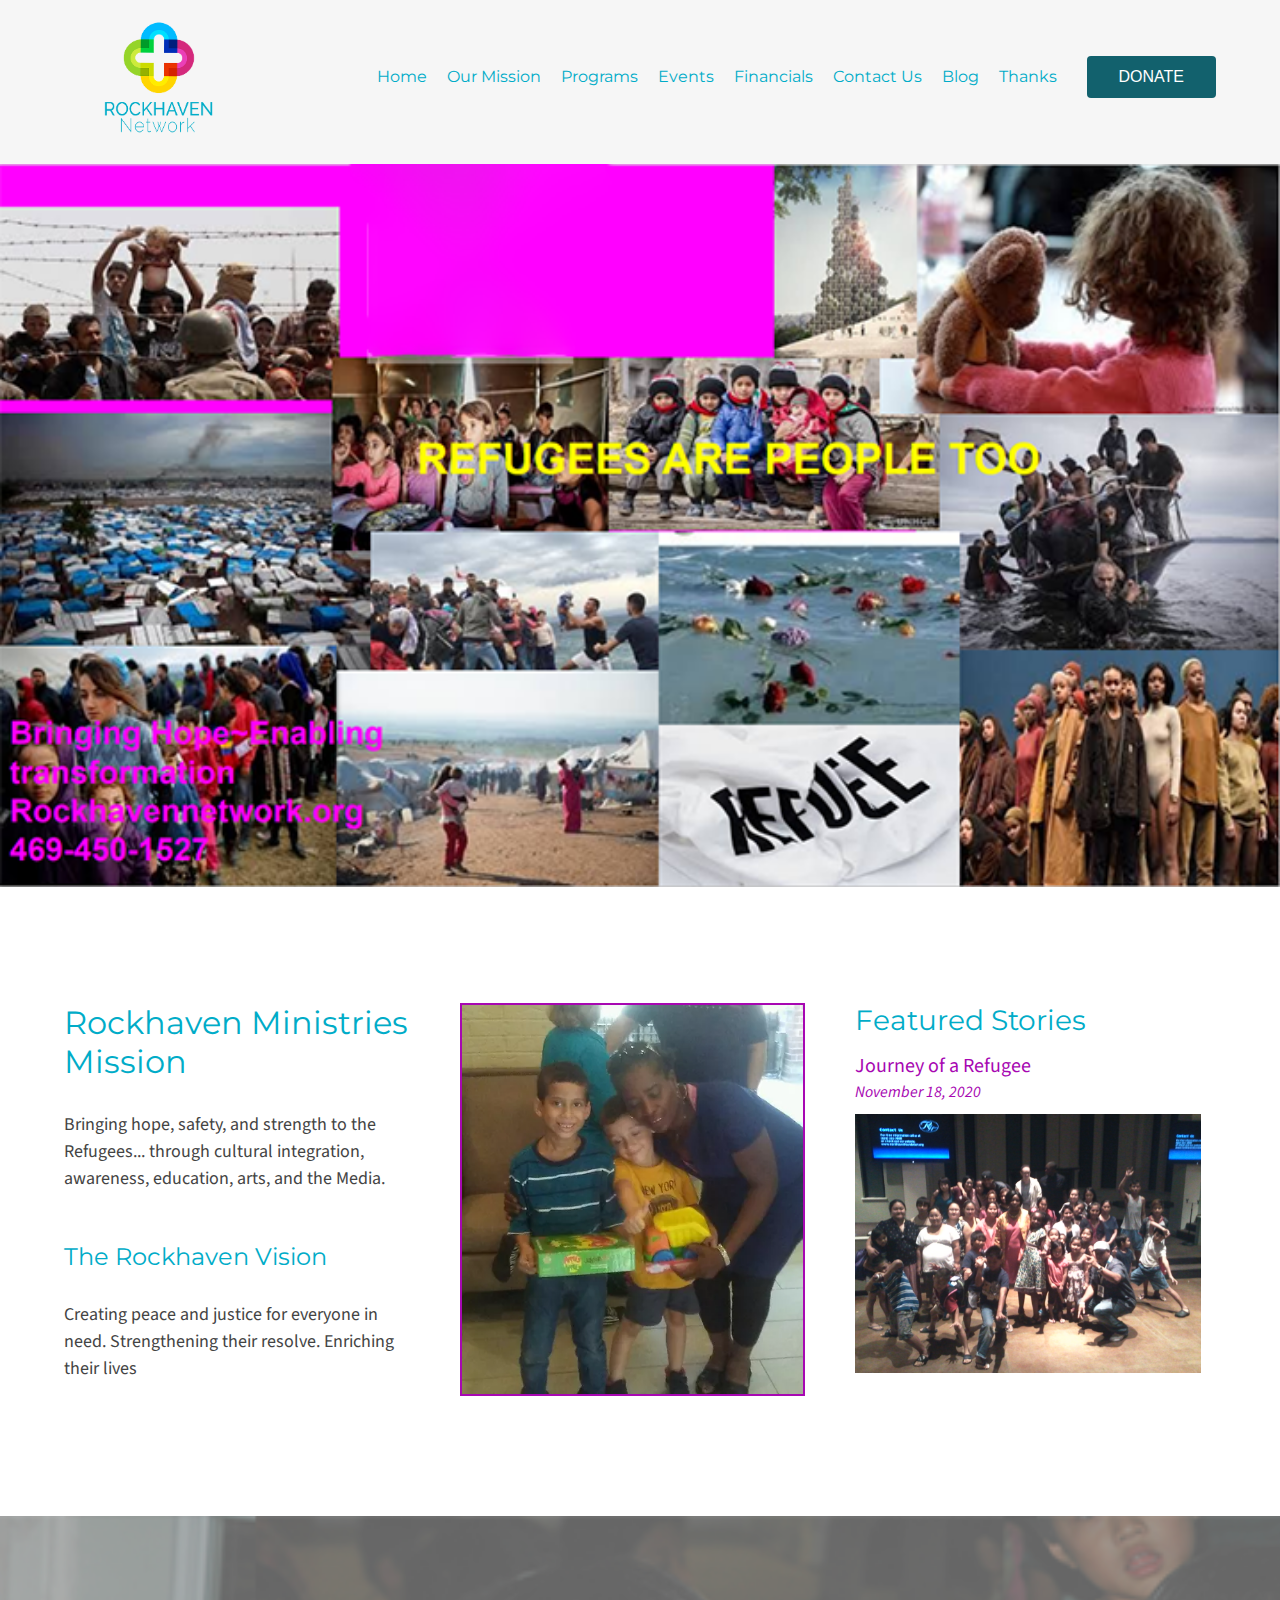
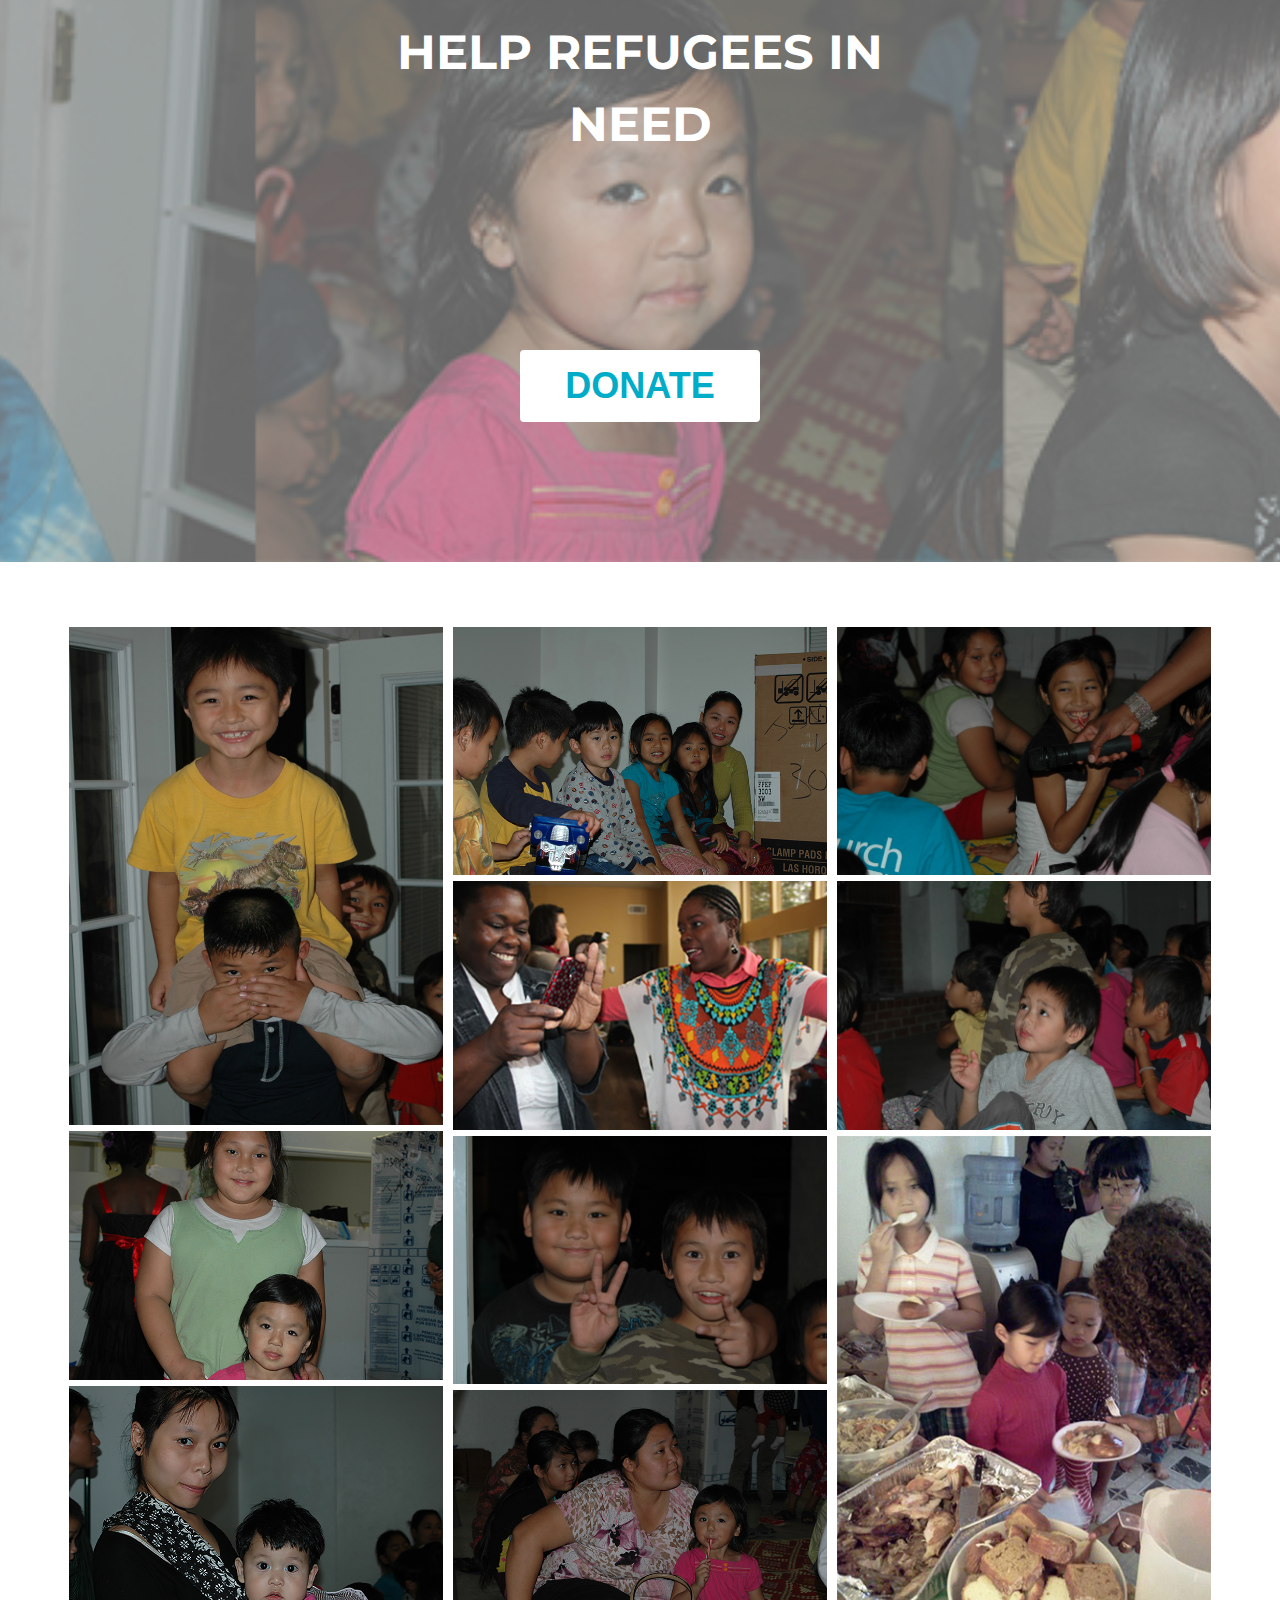
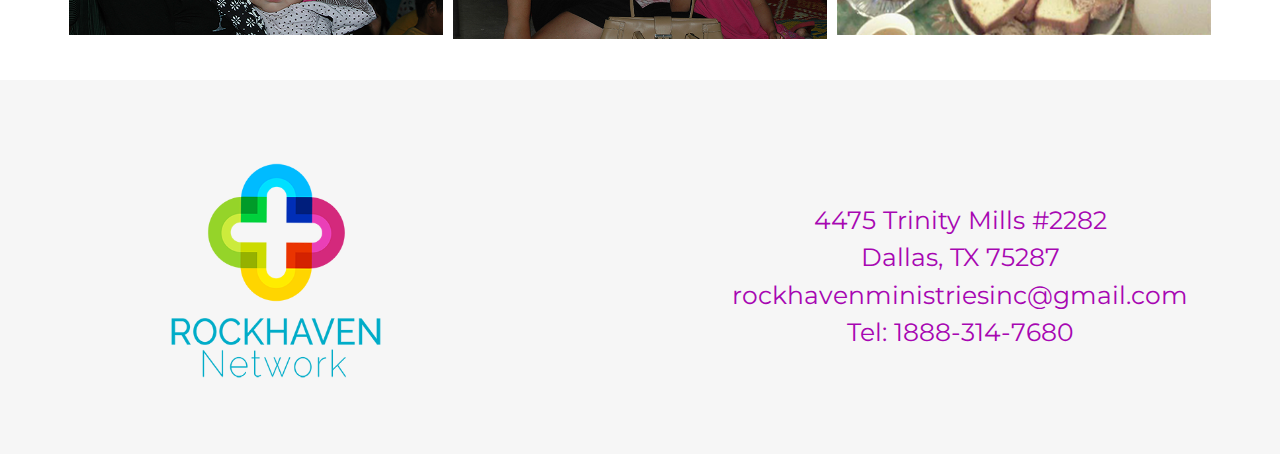
<file: index.html>
<!DOCTYPE html>
<html lang="en">
<head>
    <meta charset="UTF-8">
    <meta name="viewport" content="width=device-width, initial-scale=1.0">
    <title>Rockhaven Ministries</title>
    <link rel="stylesheet" href="main.css">
    <link rel="stylesheet" href="https://use.fontawesome.com/releases/v5.5.0/css/all.css" integrity="sha384-B4dIYHKNBt8Bc12p+WXckhzcICo0wtJAoU8YZTY5qE0Id1GSseTk6S+L3BlXeVIU" crossorigin="anonymous">

</head>
<body>
    <header>
        <div class="wrapper">
            <div class="flex-header">

            
                     <a href="index.html"><img src="img/rockhaven-logo.png" alt="Rockhaven Ministries Logo"></a>
                
                
                     <nav>
                         <ul class="menu">
                                <li><a href="index.html">Home</a></li>
                                <div class="dropdown">
                                    <li><a href="mission.html">Our Mission</a></li>
                                <div class="dropdown-content">
                                    <a href="team.html">Our Team</a>
                                </div>
                               </div>
                                <li><a href="programs.html">Programs</a></li>
                                <li><a href="events.html">Events</a></li>
                                <li><a href="financials.html">Financials</a></li>
                                <li><a href="contact.html">Contact Us</a></li>
                                <li><a href="blog/index.html">Blog</a></li>
                                <li><a href="thanks.html">Thanks</a></li>
                        </ul>
                    </nav>
                  
         
                <div class="donate-btn">
                   <a href="https://www.paypal.com/donate?hosted_button_id=6KUS83YY49LQ8" target="_blank"><button class="header-btn">Donate</button></a> 
                </div>
                </div>
        </div>
      </header>

    <div class="banner">
        <img src="img/rockhaven-banner.png" alt="">
    </div>

    <main>
        <section class="wrapper main">
            <div class="main-content">
              
            <div class="main-text">
                <h1 class="text-color">Rockhaven Ministries Mission</h1>
                <p>Bringing hope, safety, and strength to the Refugees... through cultural integration, awareness, education, arts, and the Media.</p>
                <h2 class="text-color">The Rockhaven Vision</h2>
                <p>Creating peace and justice for everyone in need. Strengthening their resolve. Enriching their lives</p>
            </div>

            <div class="img1">
                <img src="img/rh-img.png" alt="picture of woman with kids">
        </div>

        <div class="featured-stories">
            <h3 class="text-color">Featured Stories</h3>
            <figure>
                <figcaption>Journey of a Refugee</figcaption>
                <p class="date">November 18, 2020</p>
                <img src="img/rh-summerofhope-event.jpg" alt=>
            </figure>
           </div>
            </div>
        </section>
 
      <div class="cta">
          <div class="cta-area">
            <p>Help Refugees in Need</p>
            <a href="https://www.paypal.com/donate?hosted_button_id=6KUS83YY49LQ8" target="_blank"><button class="cta-btn">Donate</button></a>
           
          </div>
      </div>
        

        <div class="image-gallery wrapper flex">
                
                    <div class="img-col">
                        <img src="img/img-gallery/dsc19.jpg" alt="Rockhaven Summer of Hope Event Picture">
                        <img src="img/img-gallery/dsc13.jpg" alt="Rockhaven Summer of Hope Event">
                        <img src="img/img-gallery/dsc29.jpg" alt="picture of kids at Rockhaven event">
                    </div>
                   
                    <div class="img-col">
                        <img src="img/img-gallery/dsc11.jpg" alt="">
                        <img src="img/rh-event-img/rhpic6.jpg" alt="">
                        <img src="img/img-gallery/dsc33.jpg" alt="">
                        <img src="img/img-gallery/dsc6.jpg" alt="picture of kids at Rockhaven event">  
                       
                    </div>

                    <div class="img-col">
                        <img src="img/img-gallery/dsc9.jpg" alt="">
                        <img src="img/img-gallery/dsc24.jpg" alt="">
                        <img src="img/rh-event-img/rhpic15.jpg" alt="">
                    </div>
        </div>

       
    </main>

    <footer>
        <div class="wrapper">
            <div class="footer-wrap">
       

         <div class="footer-flex">
             <img src="img/rockhaven-logo.png" alt="Rockhaven logo">
        </div>

        <div class="footer-flex">
            <ul>
              <li><a href="https://twitter.com/RockhavenMIn" target="_blank"><i class="fab fa-twitter"></i></a></li>
              <li><a href="" target="_blank"><i class="fab fa-facebook-f"></i></a></li>
              <li><a href="" target="_blank"><i class="fab fa-instagram"></i></a></li>
            </ul>
         </div>

        <div class="footer-flex">
         <address>
            <p>4475 Trinity Mills #2282<br>Dallas,  TX 75287<br>
            <a href="mailto:rockhavenministriesinc@gmail.com">rockhavenministriesinc@gmail.com</a><br>
            <a href="tel:+18883147680">Tel: 1888-314-7680</a></p>
          </address>
          </div>
        </div>
    </div>
        </footer>

    
</body>
</html>
</file>
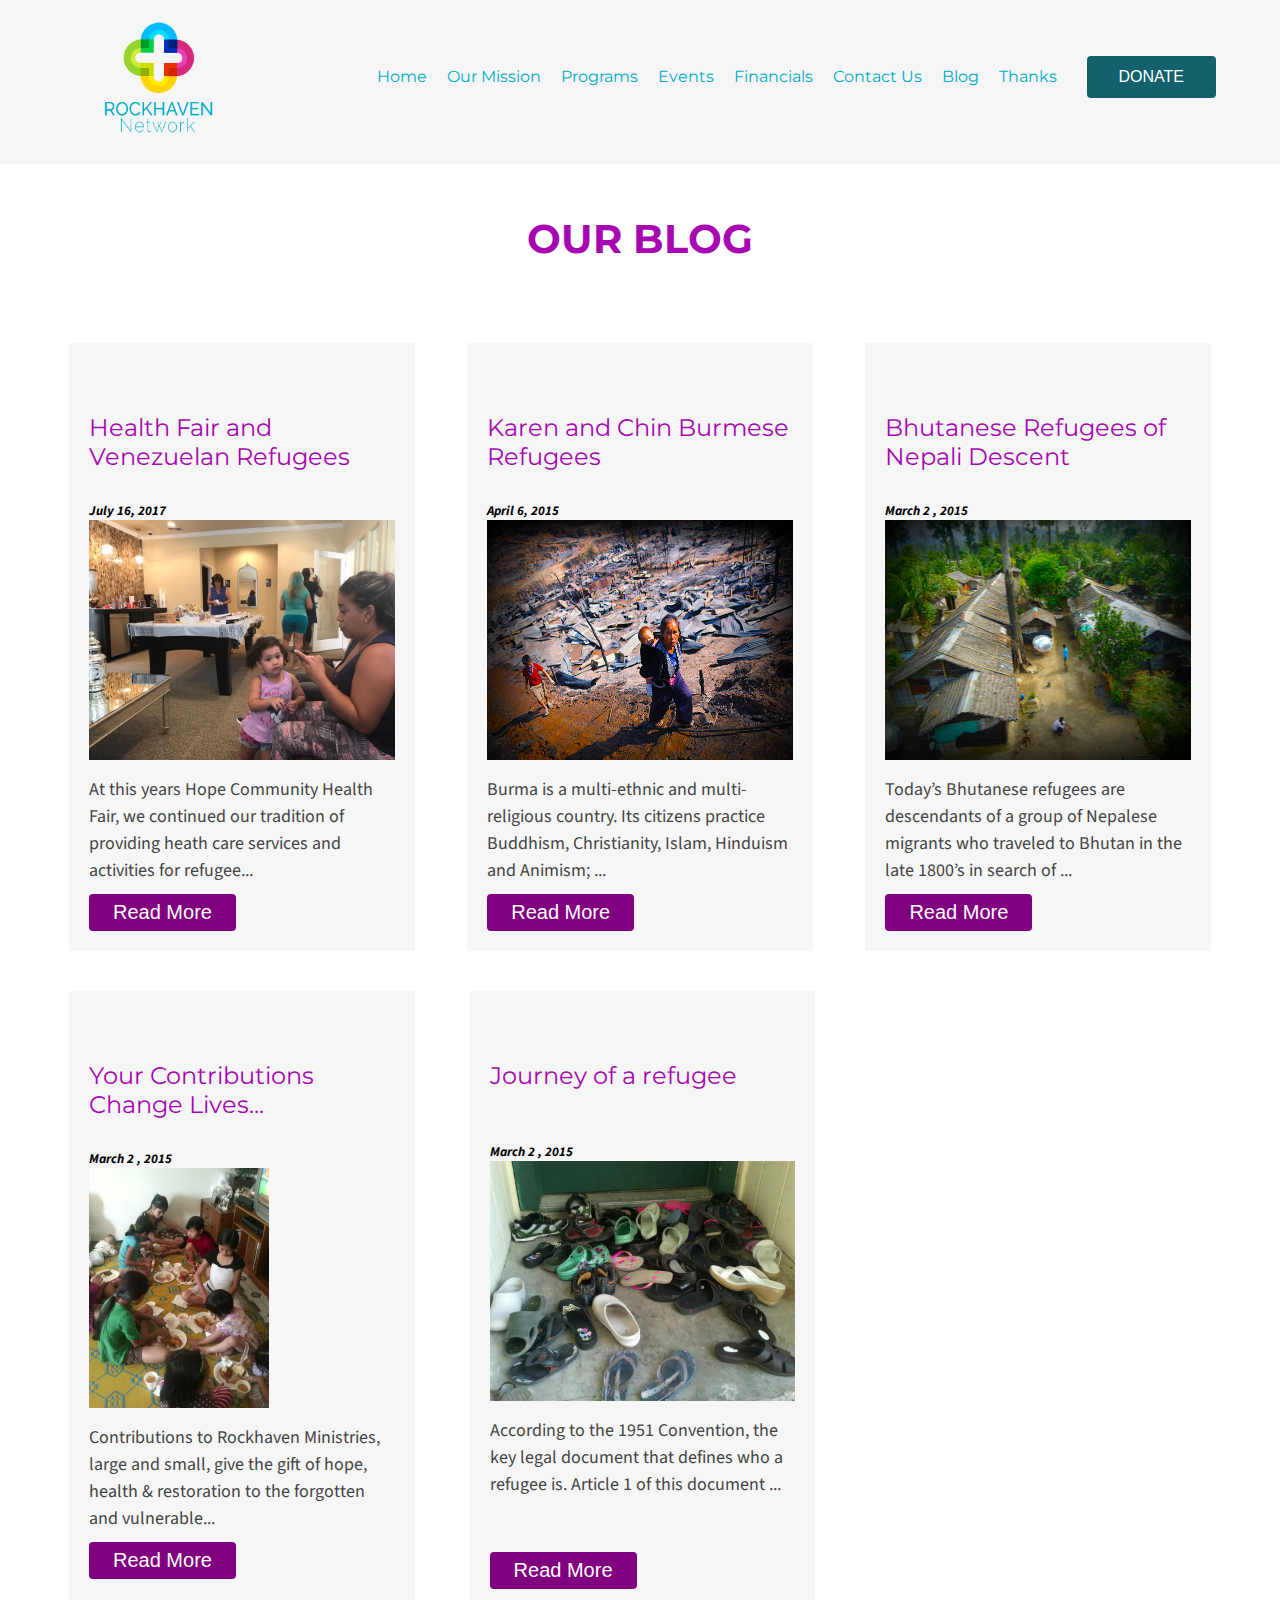
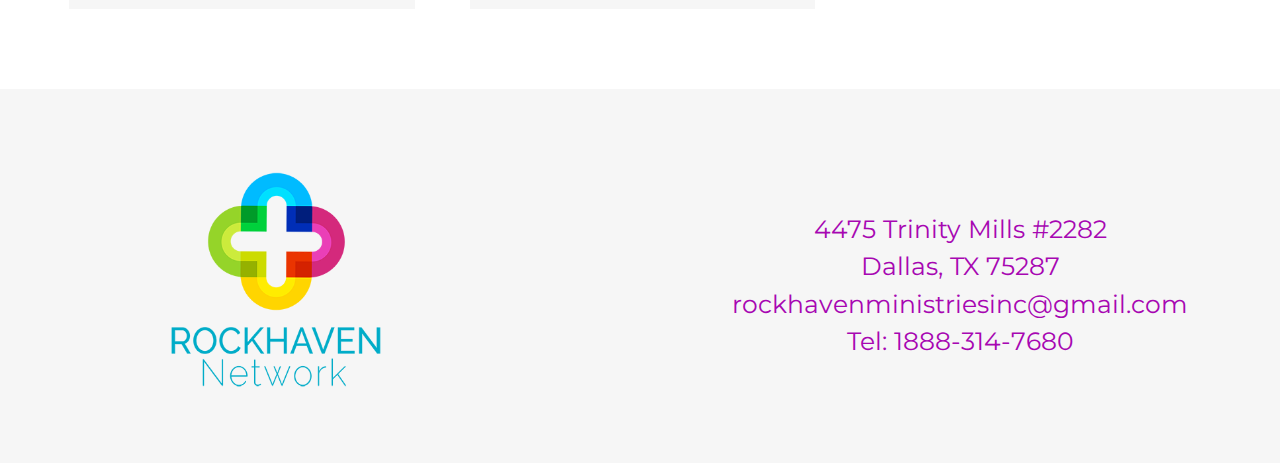
<file: blog/index.html>
<!DOCTYPE html>
<html lang="en">
<head>
    <meta charset="UTF-8">
    <meta name="viewport" content="width=device-width, initial-scale=1.0">
    <title>Rockhaven Blog</title>
    <link rel="stylesheet" href="../main.css">
    <link rel="stylesheet" href="https://use.fontawesome.com/releases/v5.5.0/css/all.css" integrity="sha384-B4dIYHKNBt8Bc12p+WXckhzcICo0wtJAoU8YZTY5qE0Id1GSseTk6S+L3BlXeVIU" crossorigin="anonymous">
</head>

<body>
  <header>
    <div class="wrapper">
        <div class="flex-header">

        
                 <a href="../index.html"><img src="../img/rockhaven-logo.png" alt="Rockhaven Ministries Logo"></a>
            
            
                 <nav>
                     <ul class="menu">
                            <li><a href="../index.html">Home</a></li>
                            <div class="dropdown">
                                <li><a href="../mission.html">Our Mission</a></li>
                            <div class="dropdown-content">
                                <a href="../team.html">Our Team</a>
                            </div>
                           </div>
                            <li><a href="../programs.html">Programs</a></li>
                            <li><a href="../events.html">Events</a></li>
                            <li><a href="../financials.html">Financials</a></li>
                            <li><a href="../contact.html">Contact Us</a></li>
                            <li><a href="../blog/index.html">Blog</a></li>
                            <li><a href="../thanks.html">Thanks</a></li>
                    </ul>
                </nav>
              
     
            <div class="donate-btn">
               <a href="https://www.paypal.com/donate?hosted_button_id=6KUS83YY49LQ8" target="_blank"><button class="header-btn">Donate</button></a> 
            </div>
            </div>
    </div>
  </header>



  <main class="blog">
      <div class="blog-banner">
         <h1>OUR BLOG</h1>
    </div>
      
    <div class="wrapper row1">
        
          <div class="card">
            <h2>Health Fair and Venezuelan Refugees</h2>
            <h5>July 16, 2017</h5>
            <img src="../img/girl-pic.jpg" alt="">
            <p>At this years Hope Community Health Fair, we continued our tradition of providing heath care services and activities for refugee...</p>
           <a href="first-entry.html"><button class="small-btn">Read More</button></a>
          </div>

          <div class="card">
            <h2>Karen and Chin Burmese Refugees </h2>
            <h5>April 6, 2015</h5>
            <img src="../img/new-pics/blog1.png" alt="">
            <p>
              Burma is a multi-ethnic and multi-religious country. Its citizens practice Buddhism, Christianity, Islam, Hinduism and Animism;
              ...</p>
              <a href="second-entry.html"><button class="small-btn">Read More</button></a>
          </div>

          <div class="card">
            <h2>Bhutanese Refugees of Nepali Descent</h2>
            <h5>March 2 , 2015</h5>
            <img src="../img/new-pics/blog2.png" alt="">
            <p>Today’s Bhutanese refugees are descendants of a group of Nepalese migrants who traveled to Bhutan in the late 1800’s in search of ...</p>
           <a href="third-entry.html"><button class="small-btn">Read More</button></a>
          </div>
    </div>
    <div class=" wrapper row2">

      <div class="card">
        <h2>Your Contributions Change Lives...</h2>
        <h5>March 2 , 2015</h5>
        <img src="../img/new-pics/blog3.jpg" alt="">
        <p>Contributions to Rockhaven Ministries, large and small, give the gift of hope, health & restoration to the forgotten  and vulnerable...</p>
       <a href="fourth-entry.html"><button class="small-btn">Read More</button></a>
      </div>
    

    <div class="card fifth-card">
      <h2>Journey of a refugee</h2><br>
      <h5>March 2 , 2015</h5>
      <img src="../img/new-pics/blog4.jpg" alt="">
       <p>According to the 1951 Convention, the key legal document that defines who a refugee is. Article 1 of this document
       ...</p>
       <br>
       <br>

     <a href="fifth-entry.html"><button class="small-btn">Read More</button></a>
    </div>
  
    </div>  
  </main>



  <footer>
    <div class="wrapper">
        <div class="footer-wrap">
   

     <div class="footer-flex">
         <img src="../img/rockhaven-logo.png" alt="Rockhaven logo">
    </div>

    <div class="footer-flex">
        <ul>
          <li><a href="https://twitter.com/RockhavenMIn" target="_blank"><i class="fab fa-twitter"></i></a></li>
          <li><a href="" target="_blank"><i class="fab fa-facebook-f"></i></a></li>
          <li><a href="" target="_blank"><i class="fab fa-instagram"></i></a></li>
        </ul>
     </div>

    <div class="footer-flex">
     <address>
        <p>4475 Trinity Mills #2282<br>Dallas,  TX 75287<br>
        <a href="mailto:rockhavenministriesinc@gmail.com">rockhavenministriesinc@gmail.com</a><br>
        <a href="tel:+18883147680">Tel: 1888-314-7680</a></p>
      </address>
      </div>
    </div>
</div>
    </footer>

     
</body>
</html>
</file>
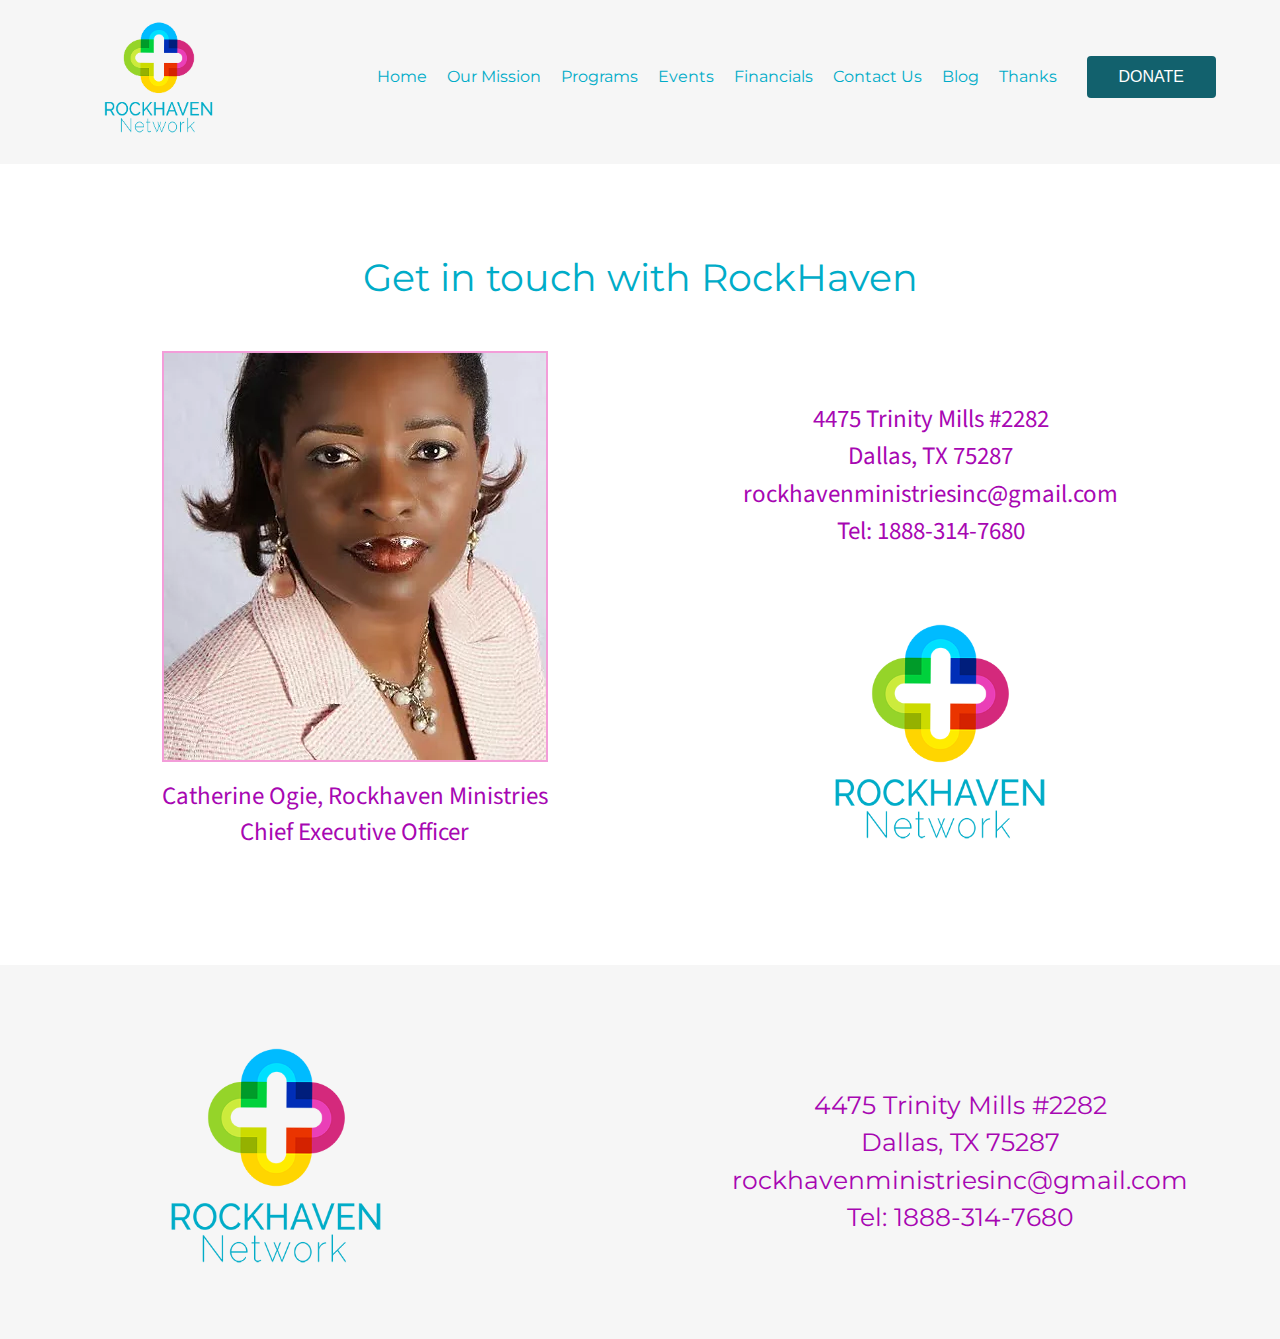
<file: contact.html>
<!DOCTYPE html>
<html lang="en">
<head>
    <meta charset="UTF-8">
    <meta name="viewport" content="width=device-width, initial-scale=1.0">
    <title>Rockhaven Ministries - Contact</title>
    <link rel="stylesheet" href="main.css">
    <link rel="stylesheet" href="https://use.fontawesome.com/releases/v5.5.0/css/all.css" integrity="sha384-B4dIYHKNBt8Bc12p+WXckhzcICo0wtJAoU8YZTY5qE0Id1GSseTk6S+L3BlXeVIU" crossorigin="anonymous">
</head>
<body>

  <header>
    <div class="wrapper">
        <div class="flex-header">

        
                 <a href="index.html"><img src="img/rockhaven-logo.png" alt="Rockhaven Ministries Logo"></a>
            
            
                 <nav>
                     <ul class="menu">
                            <li><a href="index.html">Home</a></li>
                            <div class="dropdown">
                                <li><a href="mission.html">Our Mission</a></li>
                            <div class="dropdown-content">
                                <a href="team.html">Our Team</a>
                            </div>
                           </div>
                            <li><a href="programs.html">Programs</a></li>
                            <li><a href="events.html">Events</a></li>
                            <li><a href="financials.html">Financials</a></li>
                            <li><a href="contact.html">Contact Us</a></li>
                            <li><a href="blog/index.html">Blog</a></li>
                            <li><a href="thanks.html">Thanks</a></li>
                    </ul>
                </nav>
              
     
            <div class="donate-btn">
               <a href="https://www.paypal.com/donate?hosted_button_id=6KUS83YY49LQ8" target="_blank"><button class="header-btn">Donate</button></a> 
            </div>
            </div>
    </div>
  </header>


  
    <main class="contact-main">
      <div class="wrapper main">
        <h1 class="text-color">Get in touch with RockHaven</h1>
        
        <div class="contact-info">

          <figure class="cathy-headshot">
            <img src="img/cathy-pic.png" alt="headshot of Cathy Ogie">
            <figcaption>Catherine Ogie, Rockhaven Ministries<br>Chief Executive Officer</figcaption>
          </figure>
        
          <div class="address-logo">
        <address>
            <p>4475 Trinity Mills #2282<br>Dallas,  TX 75287<br>
            <a href="mailto:rockhavenministriesinc@gmail.com">rockhavenministriesinc@gmail.com</a><br>
            <a href="tel:+18883147680">Tel: 1888-314-7680</a></p>
          </address>
           <img src="img/rockhaven-logo.png" alt="Rockhaven logo">
          </div>
          </div>
      </div>
    </main>
    
    <footer>
      <div class="wrapper">
          <div class="footer-wrap">
     

       <div class="footer-flex">
           <img src="img/rockhaven-logo.png" alt="Rockhaven logo">
      </div>

      <div class="footer-flex">
          <ul>
            <li><a href="https://twitter.com/RockhavenMIn" target="_blank"><i class="fab fa-twitter"></i></a></li>
            <li><a href="" target="_blank"><i class="fab fa-facebook-f"></i></a></li>
            <li><a href="" target="_blank"><i class="fab fa-instagram"></i></a></li>
          </ul>
       </div>

      <div class="footer-flex">
       <address>
          <p>4475 Trinity Mills #2282<br>Dallas,  TX 75287<br>
          <a href="mailto:rockhavenministriesinc@gmail.com">rockhavenministriesinc@gmail.com</a><br>
          <a href="tel:+18883147680">Tel: 1888-314-7680</a></p>
        </address>
        </div>
      </div>
  </div>
      </footer>
</body>
</html>
</file>
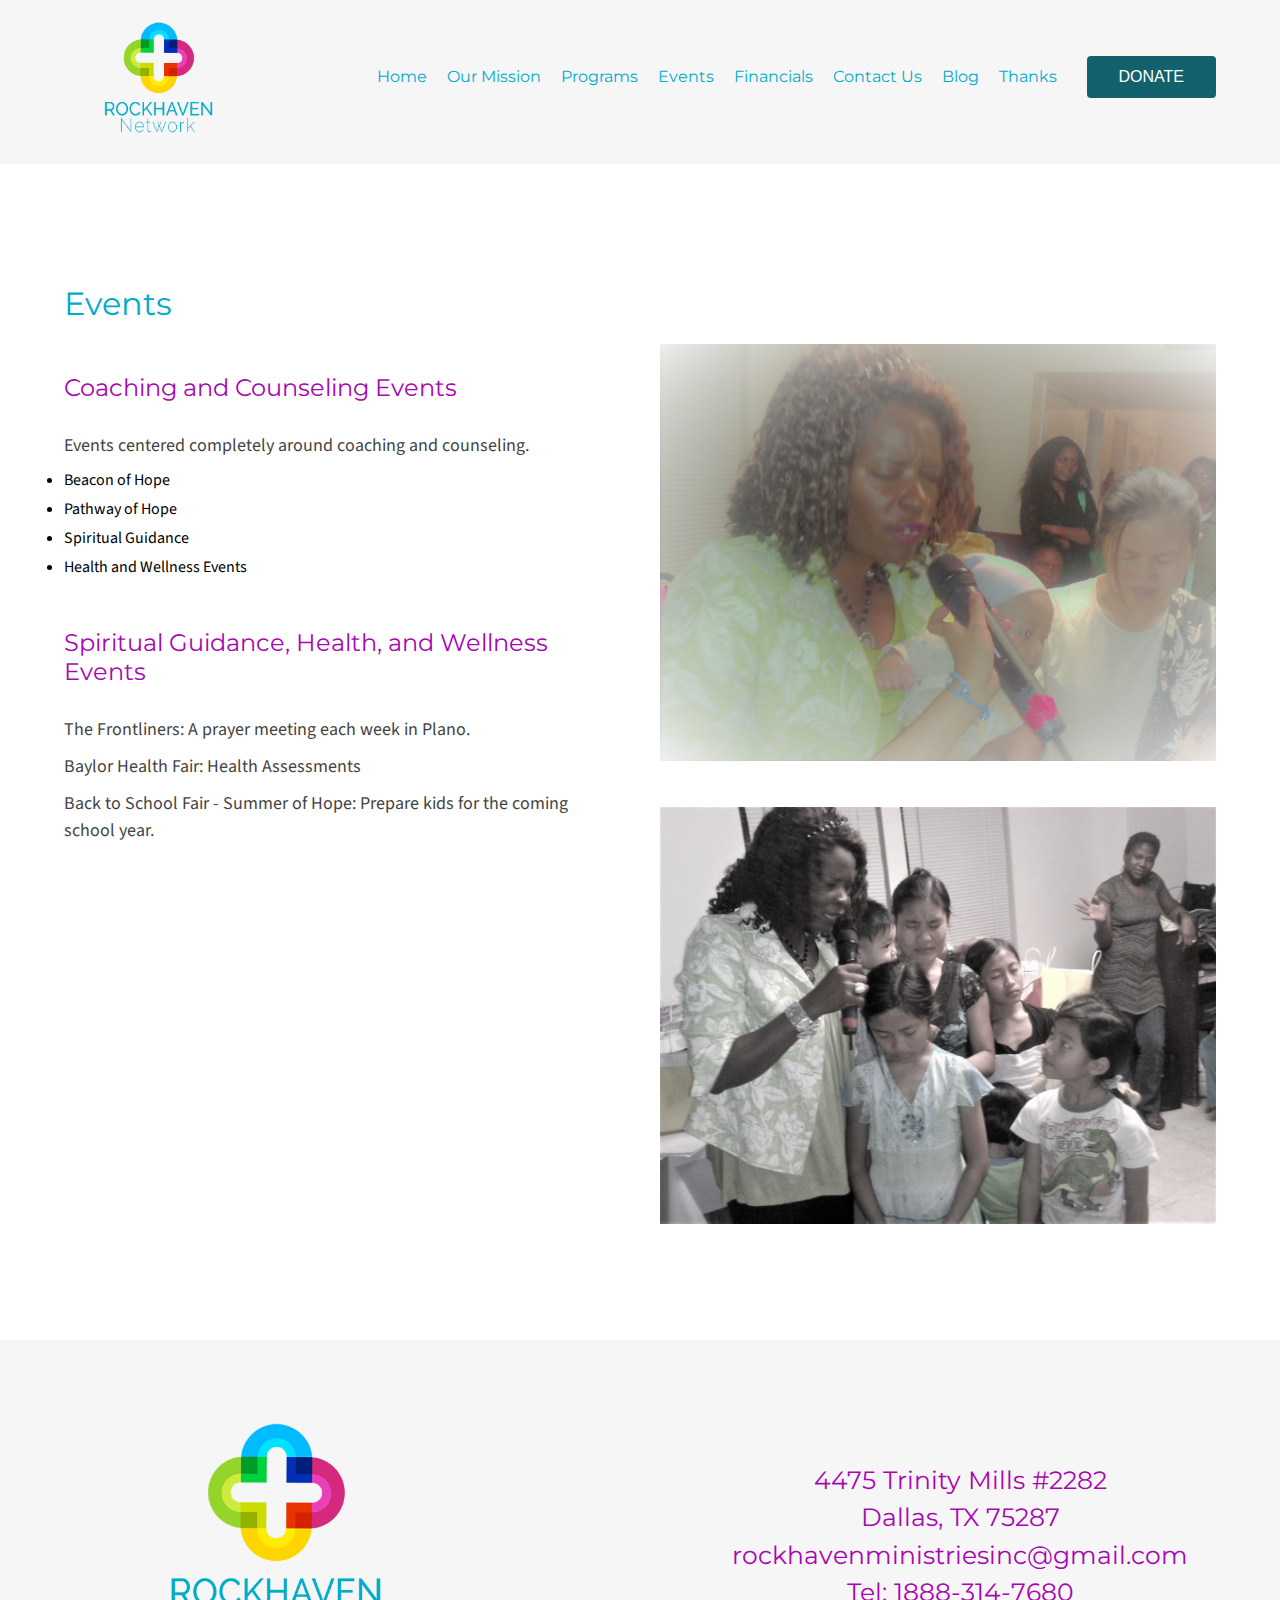
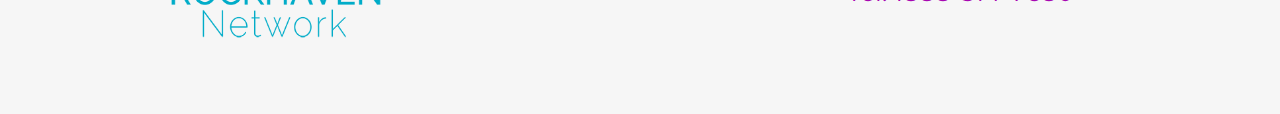
<file: events.html>
<!DOCTYPE html>
<html lang="en">
<head>
    <meta charset="UTF-8">
    <meta name="viewport" content="width=device-width, initial-scale=1.0">
    <title>Rockhaven Ministries - Events</title>
    <link rel="stylesheet" href="main.css">
    <link rel="stylesheet" href="https://use.fontawesome.com/releases/v5.5.0/css/all.css" integrity="sha384-B4dIYHKNBt8Bc12p+WXckhzcICo0wtJAoU8YZTY5qE0Id1GSseTk6S+L3BlXeVIU" crossorigin="anonymous">
</head>
<body>

  
  <header>
    <div class="wrapper">
        <div class="flex-header">

        
                 <a href="index.html"><img src="img/rockhaven-logo.png" alt="Rockhaven Ministries Logo"></a>
            
            
                 <nav>
                     <ul class="menu">
                            <li><a href="index.html">Home</a></li>
                            <div class="dropdown">
                                <li><a href="mission.html">Our Mission</a></li>
                            <div class="dropdown-content">
                                <a href="team.html">Our Team</a>
                            </div>
                           </div>
                            <li><a href="programs.html">Programs</a></li>
                            <li><a href="events.html">Events</a></li>
                            <li><a href="financials.html">Financials</a></li>
                            <li><a href="contact.html">Contact Us</a></li>
                            <li><a href="blog/index.html">Blog</a></li>
                            <li><a href="thanks.html">Thanks</a></li>
                    </ul>
                </nav>
              
     
            <div class="donate-btn">
               <a href="https://www.paypal.com/donate?hosted_button_id=6KUS83YY49LQ8" target="_blank"><button class="header-btn">Donate</button></a> 
            </div>
            </div>
    </div>
  </header>



    <main class="wrapper">
      <div class="flex main">
        <div class="col-1">
          <h1 class="text-color">Events</h1>
          <h2>Coaching and Counseling Events</h2>
          <p>Events centered completely around coaching and counseling.</p>
          <ul>
             <li>Beacon of Hope</li>
             <li>Pathway of Hope</li>
             <li>Spiritual Guidance</li>
             <li>Health and Wellness Events </li>
         </ul>

         <h2>Spiritual Guidance, Health, and Wellness Events</h2>
          <p><span>The Frontliners: </span>A prayer meeting each week in Plano.</p>
          <p><span>Baylor Health Fair: </span>Health Assessments</p>
          <p><span>Back to School Fair - Summer of Hope: </span>Prepare kids for the coming school year.</p>
         
         
        </div>

         <div class="col-2 event-pics">
          <img src="img/refugee-event1.jpg" alt="">
          <img src="img/refugee-event2.jpg" alt="">
          
        </div>
      </div>

    </main>

    <footer>
      <div class="wrapper">
          <div class="footer-wrap">
     

       <div class="footer-flex">
           <img src="img/rockhaven-logo.png" alt="Rockhaven logo">
      </div>

      <div class="footer-flex">
          <ul>
            <li><a href="https://twitter.com/RockhavenMIn" target="_blank"><i class="fab fa-twitter"></i></a></li>
            <li><a href="" target="_blank"><i class="fab fa-facebook-f"></i></a></li>
            <li><a href="" target="_blank"><i class="fab fa-instagram"></i></a></li>
          </ul>
       </div>

      <div class="footer-flex">
       <address>
          <p>4475 Trinity Mills #2282<br>Dallas,  TX 75287<br>
          <a href="mailto:rockhavenministriesinc@gmail.com">rockhavenministriesinc@gmail.com</a><br>
          <a href="tel:+18883147680">Tel: 1888-314-7680</a></p>
        </address>
        </div>
      </div>
  </div>
      </footer>
</body>
</html>
</file>
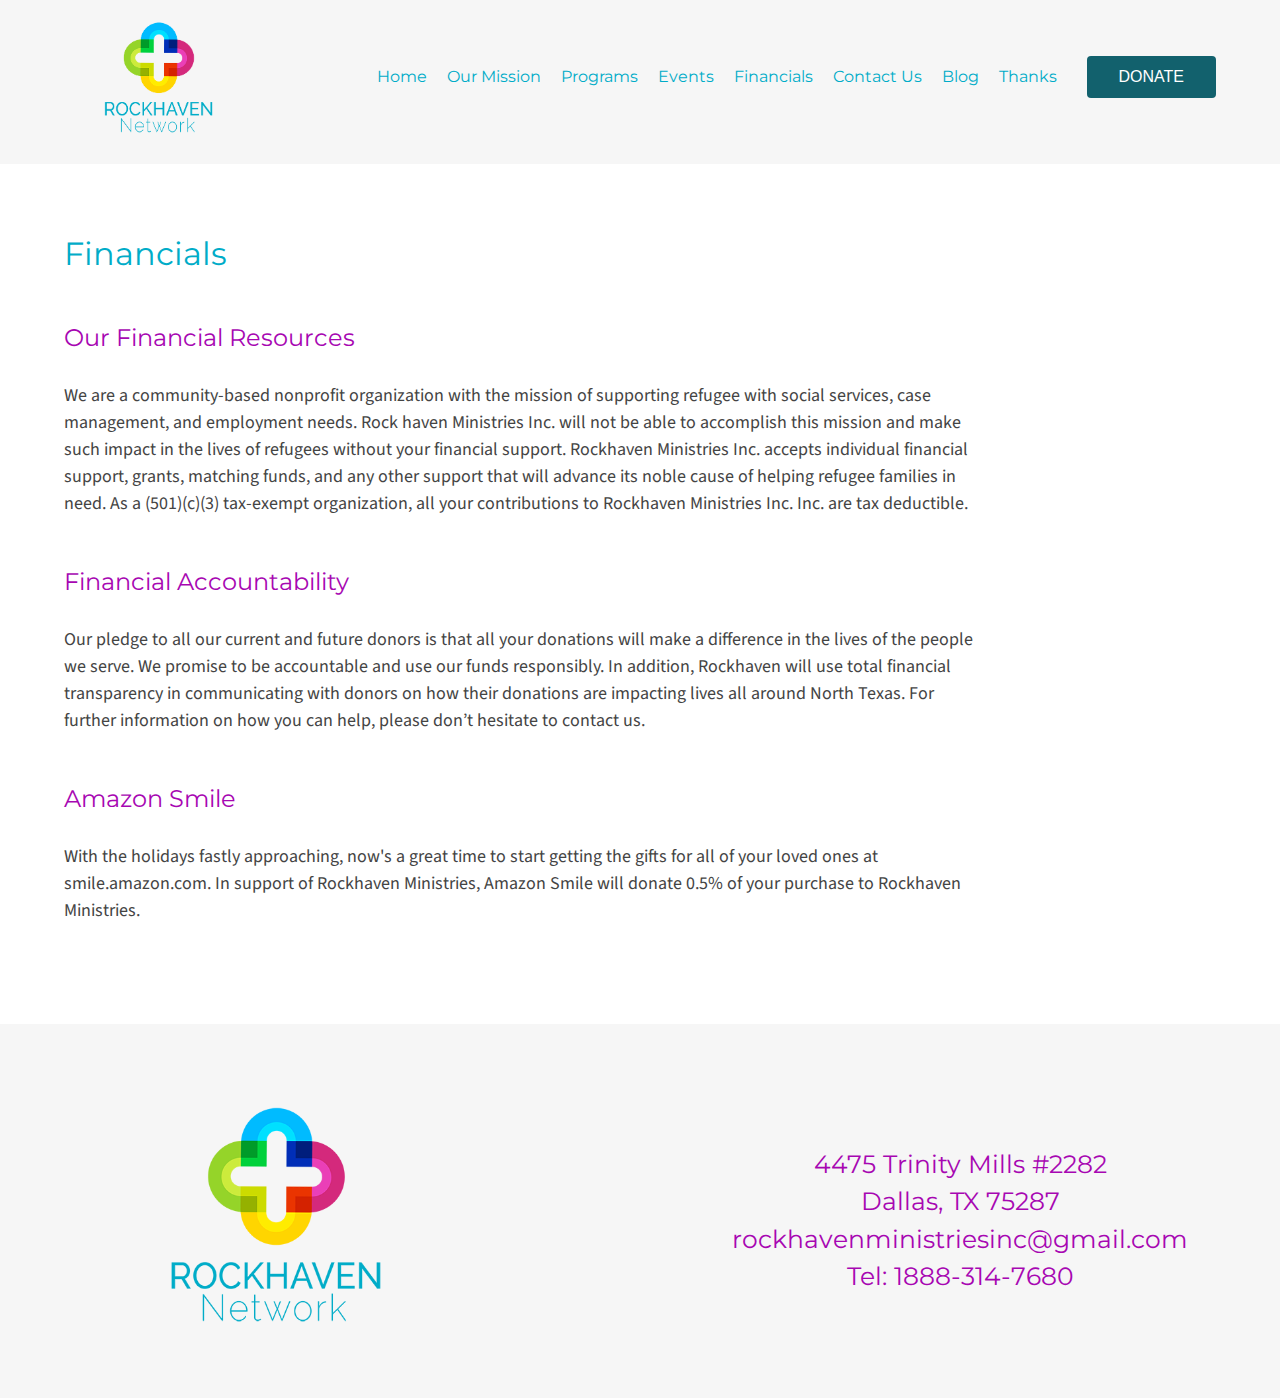
<file: financials.html>
<!DOCTYPE html>
<html lang="en">
<head>
    <meta charset="UTF-8">
    <meta name="viewport" content="width=device-width, initial-scale=1.0">
    <title>Rockhaven Ministries - Financials</title>
    <link rel="stylesheet" href="main.css">
    <link rel="stylesheet" href="https://use.fontawesome.com/releases/v5.5.0/css/all.css" integrity="sha384-B4dIYHKNBt8Bc12p+WXckhzcICo0wtJAoU8YZTY5qE0Id1GSseTk6S+L3BlXeVIU" crossorigin="anonymous">
</head>
<body>

  
  <header>
    <div class="wrapper">
        <div class="flex-header">

        
                 <a href="index.html"><img src="img/rockhaven-logo.png" alt="Rockhaven Ministries Logo"></a>
            
            
                 <nav>
                     <ul class="menu">
                            <li><a href="index.html">Home</a></li>
                            <div class="dropdown">
                                <li><a href="mission.html">Our Mission</a></li>
                            <div class="dropdown-content">
                                <a href="team.html">Our Team</a>
                            </div>
                           </div>
                            <li><a href="programs.html">Programs</a></li>
                            <li><a href="events.html">Events</a></li>
                            <li><a href="financials.html">Financials</a></li>
                            <li><a href="contact.html">Contact Us</a></li>
                            <li><a href="blog/index.html">Blog</a></li>
                            <li><a href="thanks.html">Thanks</a></li>
                    </ul>
                </nav>
              
     
            <div class="donate-btn">
               <a href="https://www.paypal.com/donate?hosted_button_id=6KUS83YY49LQ8" target="_blank"><button class="header-btn">Donate</button></a> 
            </div>
            </div>
    </div>
  </header>



    <main class="wrapper">
        <div class="wrap main">
        <h1 class="text-color">Financials</h1>

        <h2>Our Financial Resources</h2>
        <p>We are a community-based nonprofit organization with the mission of supporting refugee with social services, case management, and employment needs.   Rock haven Ministries Inc. will not be able to accomplish this mission and make such impact in the lives of refugees without your financial support.  Rockhaven Ministries Inc. accepts individual financial support, grants, matching funds, and any other support that will advance its noble cause of helping refugee families in need. As a (501)(c)(3) tax-exempt organization, all your contributions to Rockhaven Ministries Inc. Inc. are tax deductible.</p>
        
        <h2>Financial Accountability</h2>
        <p>Our pledge to all our current and future donors is that all your donations will make a difference in the lives of the people we serve.  We promise to be accountable and use our funds responsibly. In addition, Rockhaven will use total financial transparency in communicating with donors on how their donations are impacting lives all around North Texas.  For further information on how you can help, please don’t hesitate to contact us.</p>

        <h2>Amazon Smile</h2>
        <p>With the holidays fastly approaching, now's a great time to start getting the gifts for all of your loved ones at smile.amazon.com. In support of Rockhaven Ministries, Amazon Smile will donate 0.5% of your purchase to Rockhaven Ministries.  </p>
    </div>
    </main>

    <footer>
      <div class="wrapper">
          <div class="footer-wrap">
     

       <div class="footer-flex">
           <img src="img/rockhaven-logo.png" alt="Rockhaven logo">
      </div>

      <div class="footer-flex">
          <ul>
            <li><a href="https://twitter.com/RockhavenMIn" target="_blank"><i class="fab fa-twitter"></i></a></li>
            <li><a href="" target="_blank"><i class="fab fa-facebook-f"></i></a></li>
            <li><a href="" target="_blank"><i class="fab fa-instagram"></i></a></li>
          </ul>
       </div>

      <div class="footer-flex">
       <address>
          <p>4475 Trinity Mills #2282<br>Dallas,  TX 75287<br>
          <a href="mailto:rockhavenministriesinc@gmail.com">rockhavenministriesinc@gmail.com</a><br>
          <a href="tel:+18883147680">Tel: 1888-314-7680</a></p>
        </address>
        </div>
      </div>
  </div>
      </footer>
</body>
</html>
</file>
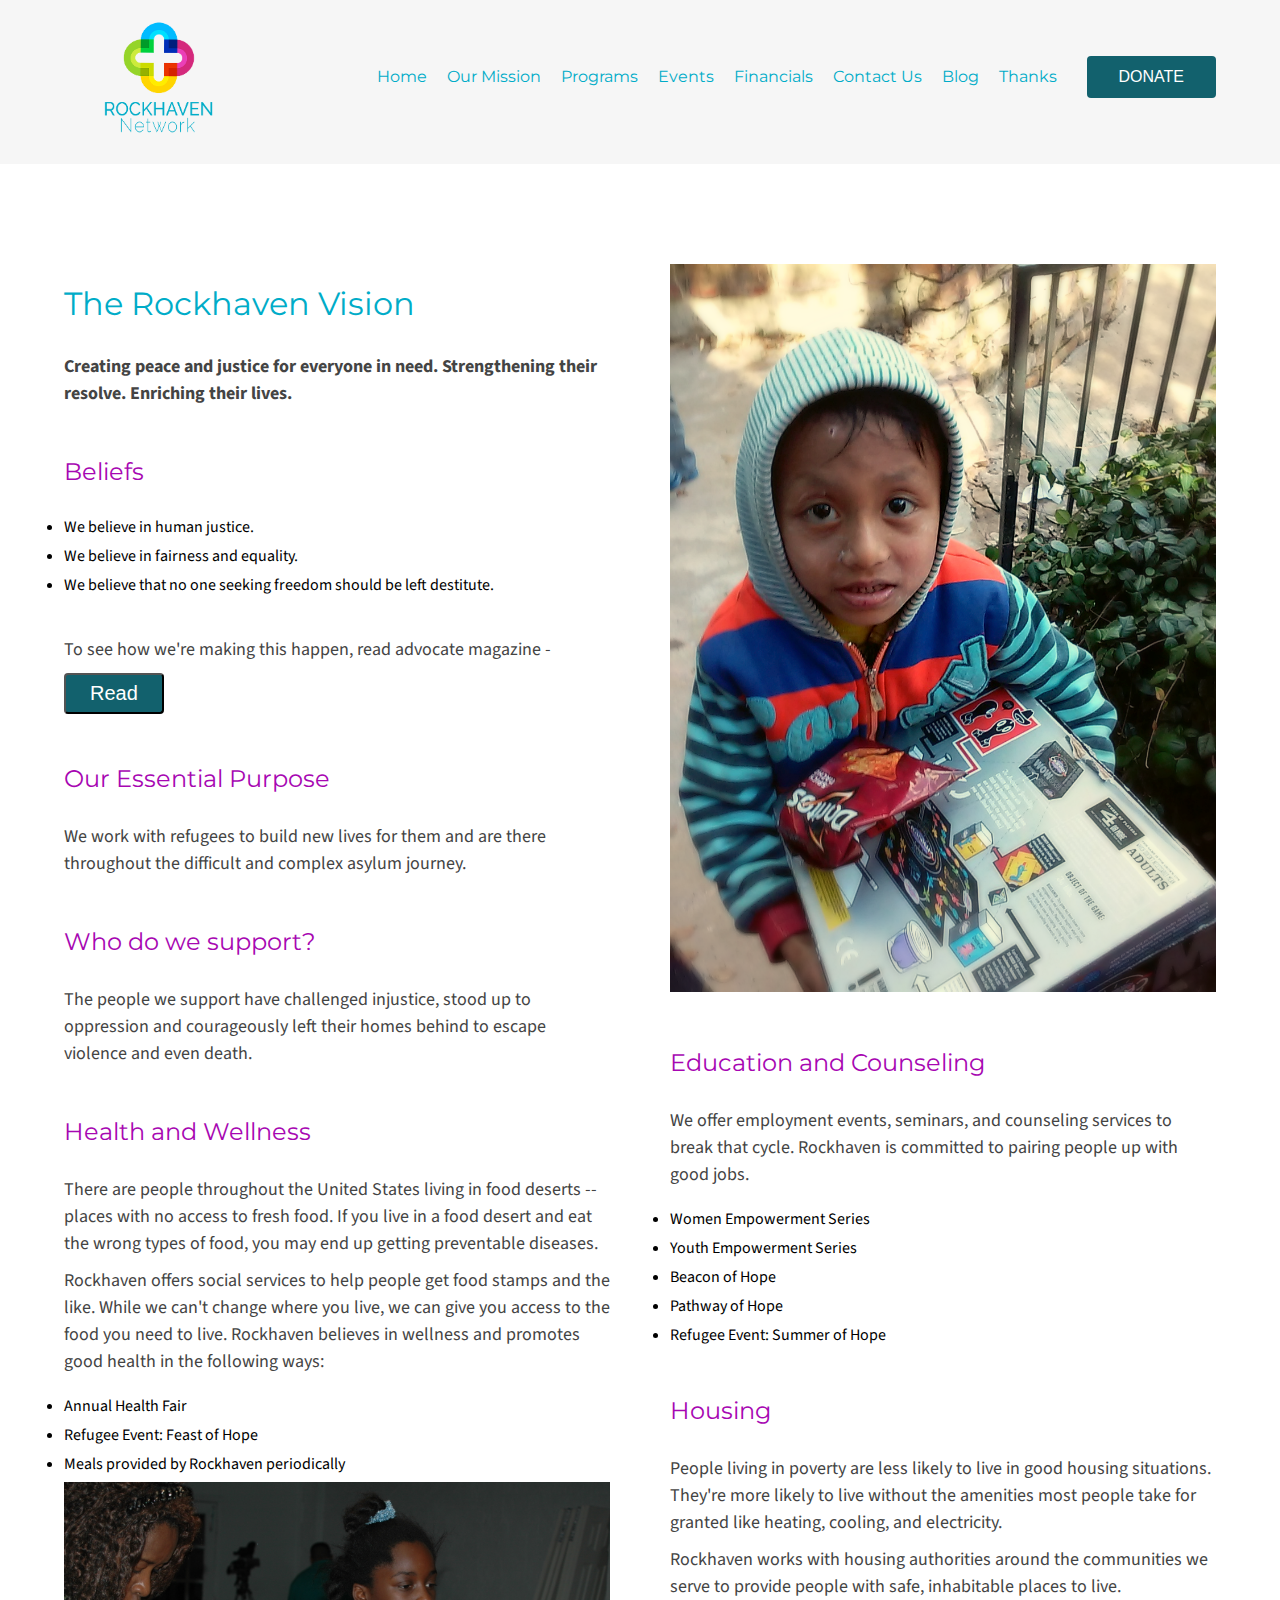
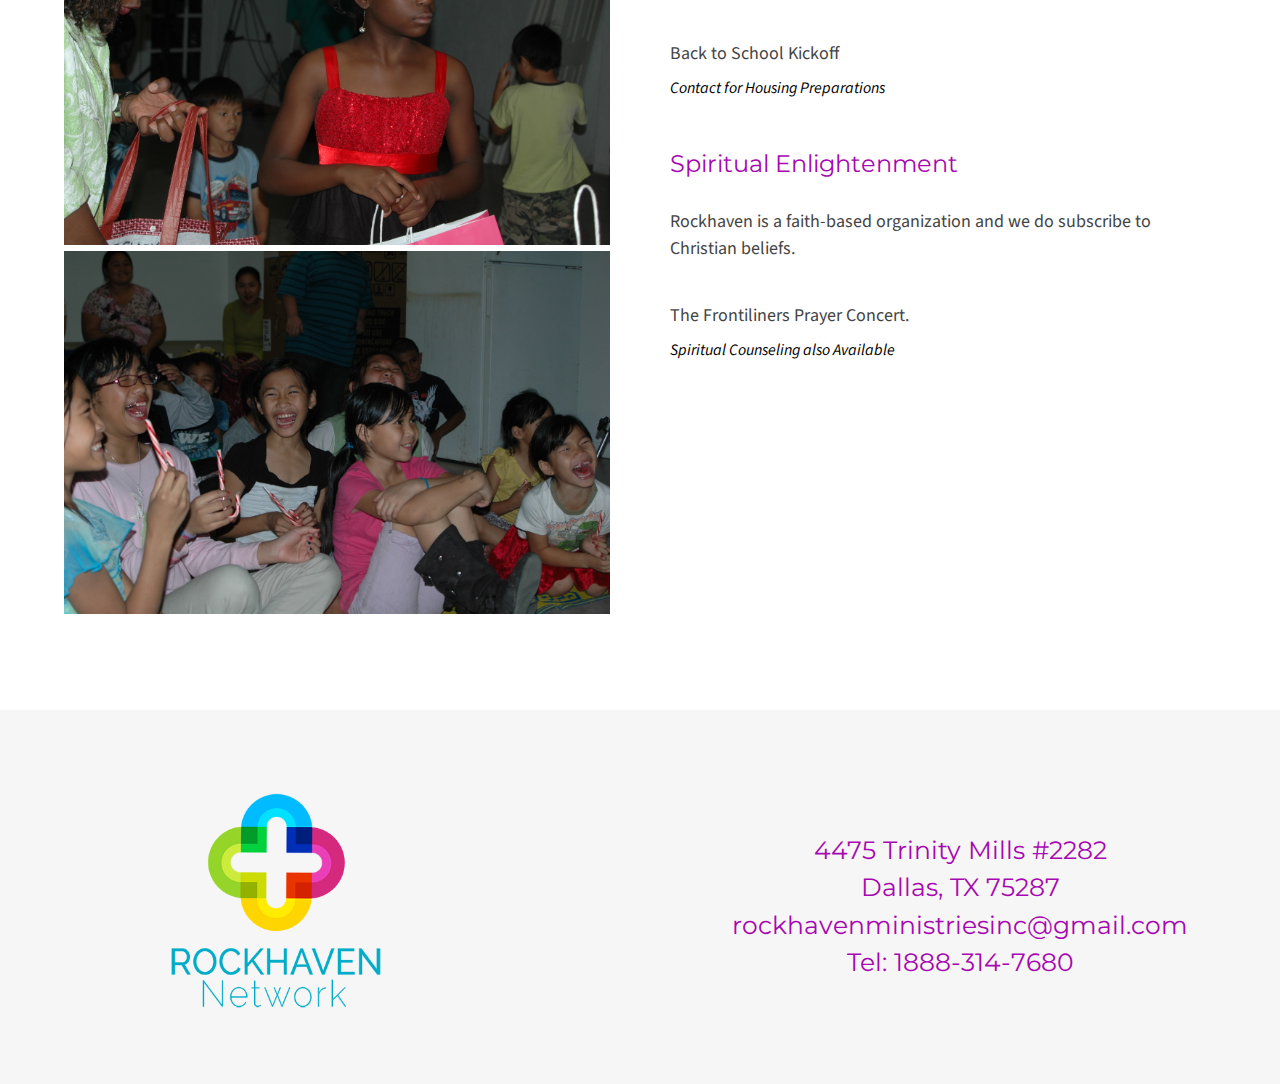
<file: mission.html>
<!DOCTYPE html>
<html lang="en">
<head>
    <meta charset="UTF-8">
    <meta name="viewport" content="width=device-width, initial-scale=1.0">
    <title>Rockhaven Ministries</title>
    <link rel="stylesheet" href="main.css">
    <link rel="stylesheet" href="https://use.fontawesome.com/releases/v5.5.0/css/all.css" integrity="sha384-B4dIYHKNBt8Bc12p+WXckhzcICo0wtJAoU8YZTY5qE0Id1GSseTk6S+L3BlXeVIU" crossorigin="anonymous">
</head>
<body>
    <header>
        <div class="wrapper">
            <div class="flex-header">

            
                     <a href="index.html"><img src="img/rockhaven-logo.png" alt="Rockhaven Ministries Logo"></a>
                
                
                     <nav>
                         <ul class="menu">
                                <li><a href="index.html">Home</a></li>
                                <div class="dropdown">
                                    <li><a href="mission.html">Our Mission</a></li>
                                <div class="dropdown-content">
                                    <a href="team.html">Our Team</a>
                                </div>
                               </div>
                                <li><a href="programs.html">Programs</a></li>
                                <li><a href="events.html">Events</a></li>
                                <li><a href="financials.html">Financials</a></li>
                                <li><a href="contact.html">Contact Us</a></li>
                                <li><a href="blog/index.html">Blog</a></li>
                                <li><a href="thanks.html">Thanks</a></li>
                        </ul>
                    </nav>
                  
         
                <div class="donate-btn">
                   <a href="https://www.paypal.com/donate?hosted_button_id=6KUS83YY49LQ8" target="_blank"><button class="header-btn">Donate</button></a> 
                </div>
                </div>
        </div>
      </header>

    <main class="wrapper">
        <div class="mission-content main">
        <div class="col-1">
            <h1 class="text-color">The Rockhaven Vision</h1>
            <p class="rh-vision">Creating peace and justice for everyone in need. Strengthening their resolve. Enriching their lives.</p>
            <h2>Beliefs</h2>
            <ul class="bullet-list">
                <li>We believe in human justice.</li>
                <li>We believe in fairness and equality.</li>
                <li>We believe that no one seeking freedom should be left destitute.</li>
            </ul>

            <p class="extra-info">To see how we're making this happen, read advocate magazine - </p>
            <a href="https://lakehighlands.advocatemag.com/2012/12/connecting-with-our-neighborhoods-growing-burmese-community/" target="_blank"><button class="mission-btn">Read</button></a>
       
            <h2>Our Essential Purpose</h2>
            <p>We work with refugees to build new lives for them and are there throughout the difficult and complex asylum journey.  </p>
       
            <h2>Who do we support?</h2>
            <p>The people we support have challenged injustice, stood up to oppression and courageously left their homes behind to escape violence and even death.</p>
            <h2>Health and Wellness</h2>
            <p>There are people throughout the United States living in food deserts -- places with no access to fresh food.  If you live in a food desert and eat the wrong types of food, you may end up getting preventable diseases.</p>
            <p>Rockhaven offers social services to help people get food stamps and the like.  While we can't change where you live, we can give you access to the food you need to live.  Rockhaven believes in wellness and promotes good health in the following ways:</p>
            <ul class="bullet-list">
                <li>Annual Health Fair</li>
                <li>Refugee Event: Feast of Hope</li>
                <li>Meals provided by Rockhaven periodically</li>
            </ul>
            <img src="img/img-gallery/dsc16.jpg" alt="">
            <img src="img/img-gallery/dsc21.jpg" alt="">
           
        </div>

        <div class="col-2">
            <img src="img/new-pics/image3.jpg" alt="little boy holding a board game">
            
       
            <h2>Education and Counseling</h2>
            <p>We offer employment events, seminars, and counseling services to break that cycle.  Rockhaven is committed to pairing people up with good jobs.</p>
            <ul class="bullet-list">
                <li>Women Empowerment Series</li>
                <li>Youth Empowerment Series</li>
                <li>Beacon of Hope</li>
                <li>Pathway of Hope</li>
                <li>Refugee Event: Summer of Hope</li>
            </ul>

            <h2>Housing</h2>
            <p>People living in poverty are less likely to live in good housing situations.  They're more likely to live without the amenities most people take for granted like heating, cooling, and electricity.  </p>
            <p>Rockhaven works with housing authorities around the communities we serve to provide people with safe, inhabitable places to live.</p>
       
            <p class="extra-info">Back to School Kickoff</p>
            <em>Contact for Housing Preparations</em>
       
            <h2>Spiritual Enlightenment</h2>
            <p>Rockhaven is a faith-based organization and we do subscribe to Christian beliefs.</p>
       
            <p class="extra-info">The Frontiliners Prayer Concert.</p>
            <em>Spiritual Counseling also Available</em>

        </div>

        </div>
        
        
    </main>
    
    <footer>
        <div class="wrapper">
            <div class="footer-wrap">
       

         <div class="footer-flex">
             <img src="img/rockhaven-logo.png" alt="Rockhaven logo">
        </div>

        <div class="footer-flex">
            <ul>
              <li><a href="https://twitter.com/RockhavenMIn" target="_blank"><i class="fab fa-twitter"></i></a></li>
              <li><a href="" target="_blank"><i class="fab fa-facebook-f"></i></a></li>
              <li><a href="" target="_blank"><i class="fab fa-instagram"></i></a></li>
            </ul>
         </div>

        <div class="footer-flex">
         <address>
            <p>4475 Trinity Mills #2282<br>Dallas,  TX 75287<br>
            <a href="mailto:rockhavenministriesinc@gmail.com">rockhavenministriesinc@gmail.com</a><br>
            <a href="tel:+18883147680">Tel: 1888-314-7680</a></p>
          </address>
          </div>
        </div>
    </div>
        </footer>
</body>
</html>
</file>
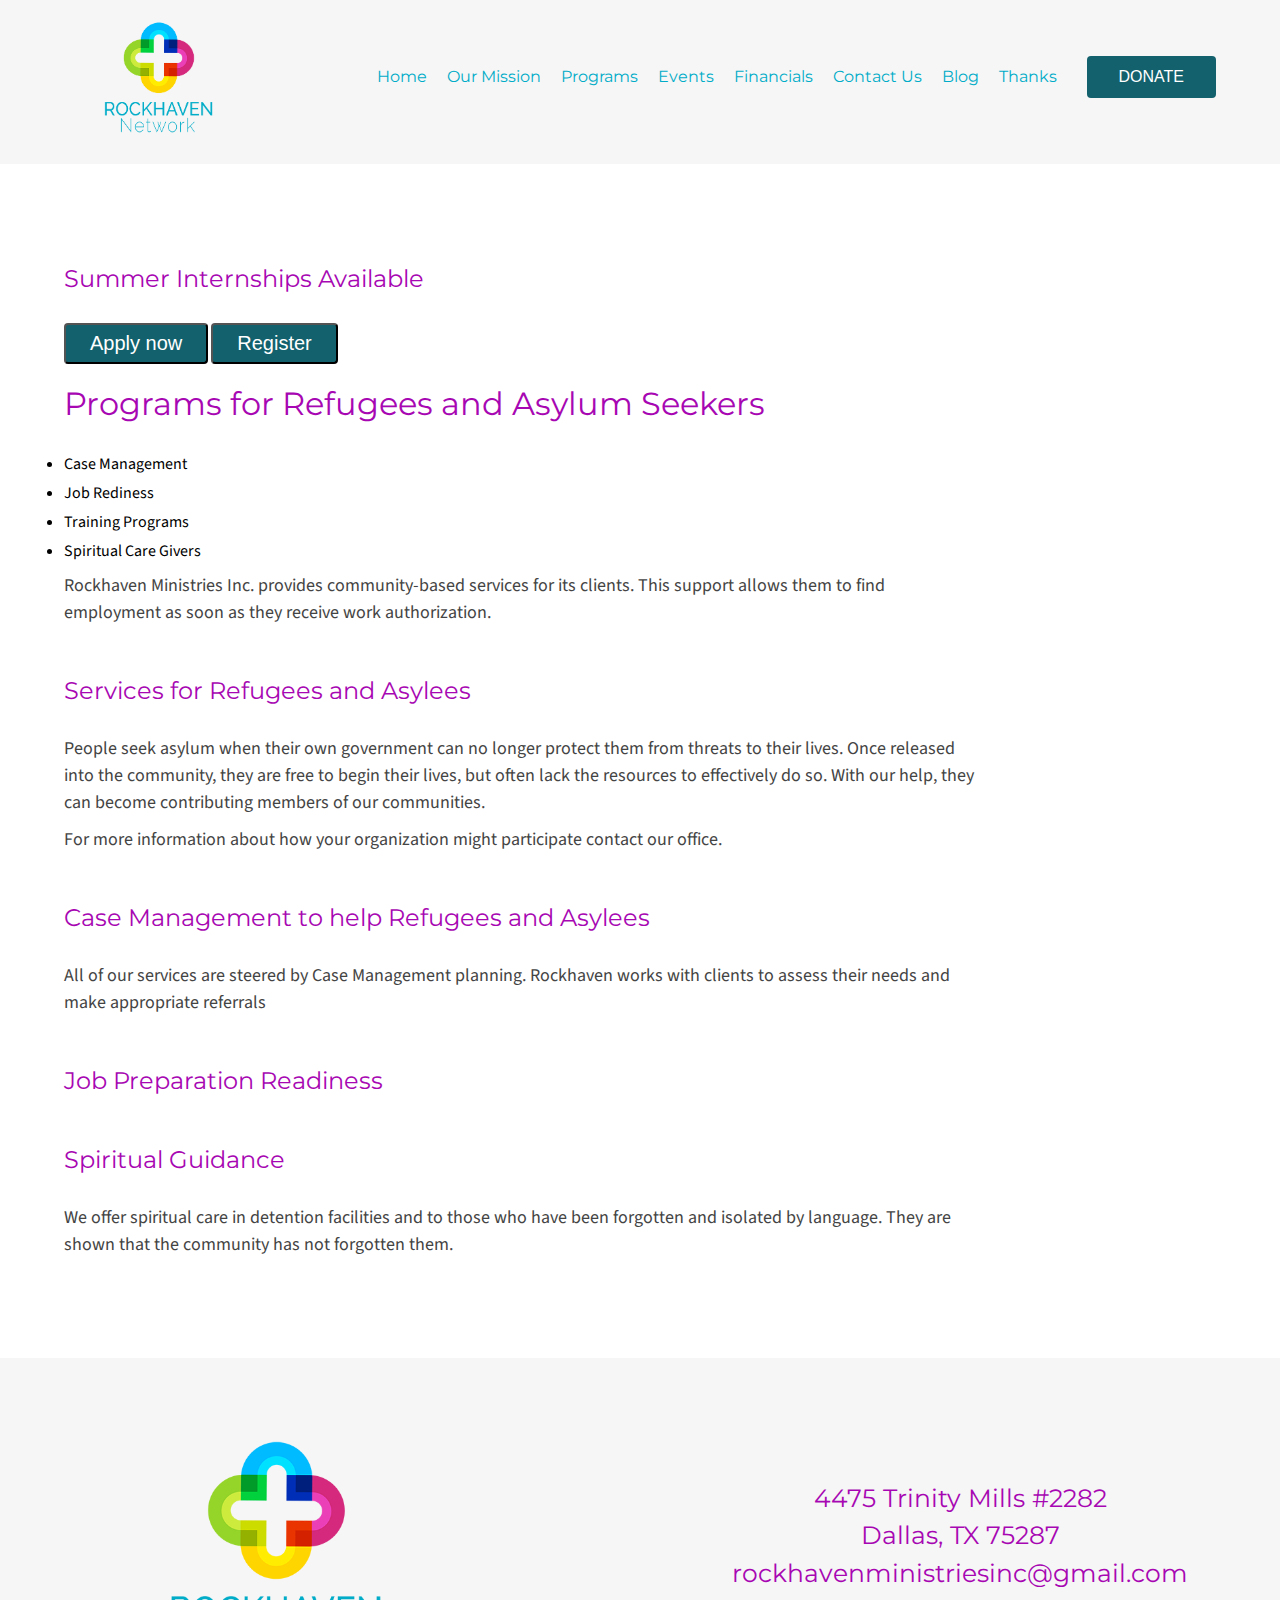
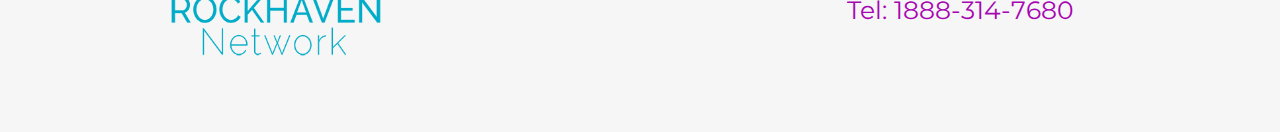
<file: programs.html>
<!DOCTYPE html>
<html lang="en">
<head>
    <meta charset="UTF-8">
    <meta name="viewport" content="width=device-width, initial-scale=1.0">
    <title>Rockhaven Ministries</title>
    <link rel="stylesheet" href="main.css">
    <link rel="stylesheet" href="https://use.fontawesome.com/releases/v5.5.0/css/all.css" integrity="sha384-B4dIYHKNBt8Bc12p+WXckhzcICo0wtJAoU8YZTY5qE0Id1GSseTk6S+L3BlXeVIU" crossorigin="anonymous">
</head>
<body>

    
    <header>
        <div class="wrapper">
            <div class="flex-header">

            
                     <a href="index.html"><img src="img/rockhaven-logo.png" alt="Rockhaven Ministries Logo"></a>
                
                
                     <nav>
                         <ul class="menu">
                                <li><a href="index.html">Home</a></li>
                                <div class="dropdown">
                                    <li><a href="mission.html">Our Mission</a></li>
                                <div class="dropdown-content">
                                    <a href="team.html">Our Team</a>
                                </div>
                               </div>
                                <li><a href="programs.html">Programs</a></li>
                                <li><a href="events.html">Events</a></li>
                                <li><a href="financials.html">Financials</a></li>
                                <li><a href="contact.html">Contact Us</a></li>
                                <li><a href="blog/index.html">Blog</a></li>
                                <li><a href="thanks.html">Thanks</a></li>
                        </ul>
                    </nav>
                  
         
                <div class="donate-btn">
                   <a href="https://www.paypal.com/donate?hosted_button_id=6KUS83YY49LQ8" target="_blank"><button class="header-btn">Donate</button></a> 
                </div>
                </div>
        </div>
      </header>



      <main class="wrapper">
        <div class="wrap main">
        <h2>Summer Internships Available</h2>
        <button class="small-btn">Apply now</button>
        <button class="small-btn">Register</button>

        <h1>Programs for Refugees and Asylum Seekers</h1>
        <ul>
            <li>Case Management</li>
            <li>Job Rediness</li>
            <li>Training Programs</li>
            <li>Spiritual Care Givers</li>
        </ul>

        <p>Rockhaven Ministries Inc. provides community-based services for its clients. This support allows them to find employment as soon as they receive work authorization.</p>
        
        <h2>Services for Refugees and Asylees</h2>
        <p>People seek asylum when their own government can no longer protect them from threats to their lives. Once released into the community, they are free to begin their lives, but often lack the resources to effectively do so. With our help, they can become contributing members of our communities. </p>
        <p>For more information about how your organization might participate contact our office.</p>
        
        <h2>Case Management to help Refugees and Asylees</h2>
        <p>All of our services are steered by Case Management planning. Rockhaven works with clients to assess their needs and make appropriate referrals</p>
        
        <h2>Job Preparation Readiness</h2>

        <h2>Spiritual Guidance</h2>
        <p>We offer spiritual care in detention facilities and to those who have been forgotten and isolated by language. They are shown that the community has not forgotten them.</p>
    </div>
    </main>

    <footer>
      <div class="wrapper">
          <div class="footer-wrap">
     

       <div class="footer-flex">
           <img src="img/rockhaven-logo.png" alt="Rockhaven logo">
      </div>

      <div class="footer-flex">
          <ul>
            <li><a href="https://twitter.com/RockhavenMIn" target="_blank"><i class="fab fa-twitter"></i></a></li>
            <li><a href="" target="_blank"><i class="fab fa-facebook-f"></i></a></li>
            <li><a href="" target="_blank"><i class="fab fa-instagram"></i></a></li>
          </ul>
       </div>

      <div class="footer-flex">
       <address>
          <p>4475 Trinity Mills #2282<br>Dallas,  TX 75287<br>
          <a href="mailto:rockhavenministriesinc@gmail.com">rockhavenministriesinc@gmail.com</a><br>
          <a href="tel:+18883147680">Tel: 1888-314-7680</a></p>
        </address>
        </div>
      </div>
  </div>
      </footer>
</body>
</html>
</file>
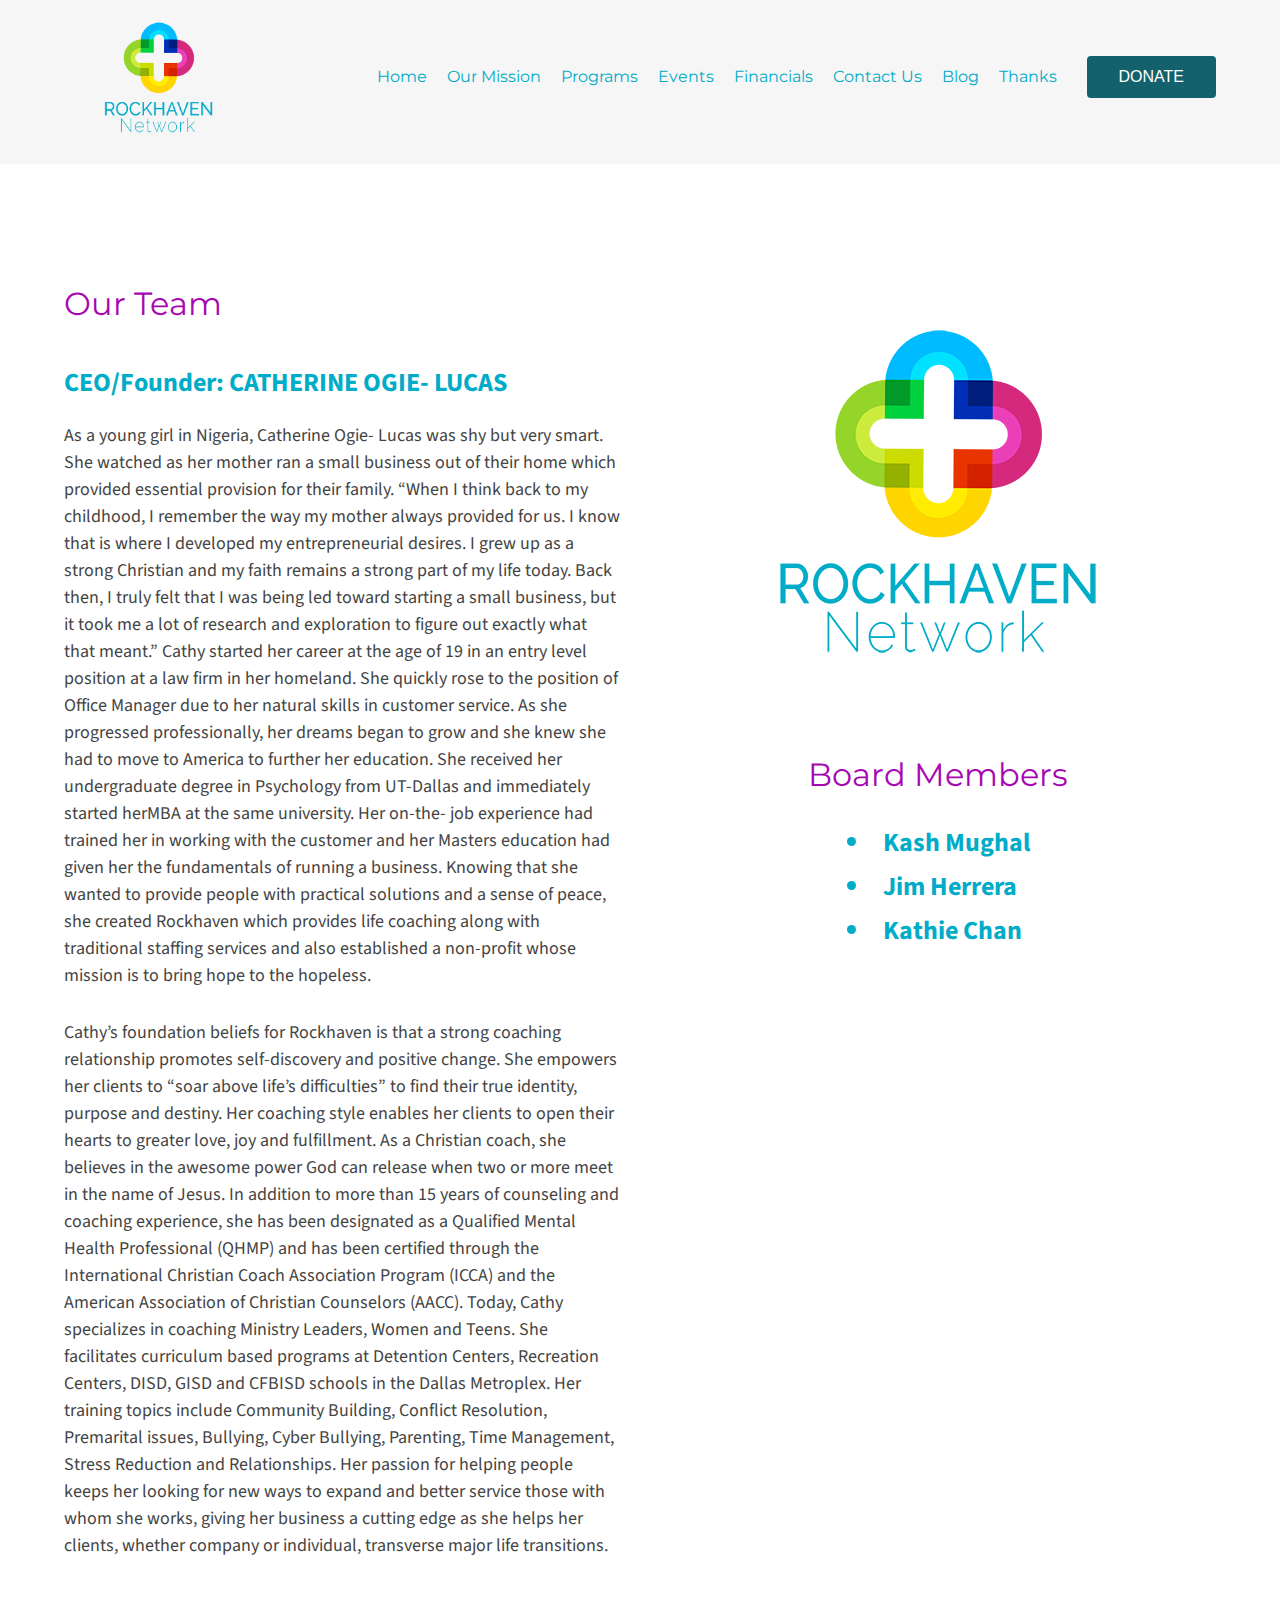
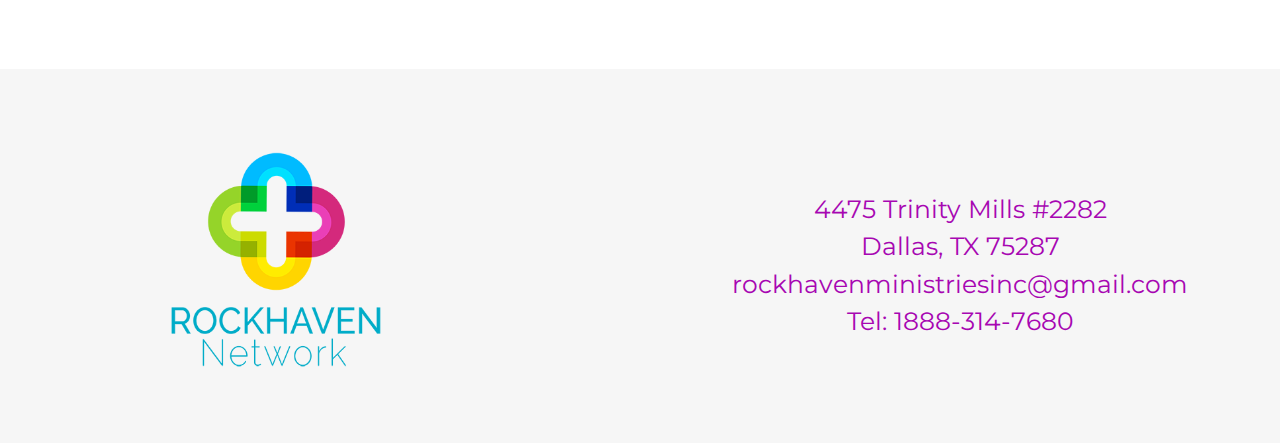
<file: team.html>
<!DOCTYPE html>
<html lang="en">
<head>
    <meta charset="UTF-8">
    <meta name="viewport" content="width=device-width, initial-scale=1.0">
    <title>Our Team</title>
    <link rel="stylesheet" href="main.css">
    <link rel="stylesheet" href="https://use.fontawesome.com/releases/v5.5.0/css/all.css" integrity="sha384-B4dIYHKNBt8Bc12p+WXckhzcICo0wtJAoU8YZTY5qE0Id1GSseTk6S+L3BlXeVIU" crossorigin="anonymous">

</head>
<body>
    <header>
        <div class="wrapper">
            <div class="flex-header">

            
                     <a href="index.html"><img src="img/rockhaven-logo.png" alt="Rockhaven Ministries Logo"></a>
                
                
                     <nav>
                         <ul class="menu">
                                <li><a href="index.html">Home</a></li>
                                <div class="dropdown">
                                    <li><a href="mission.html">Our Mission</a></li>
                                <div class="dropdown-content">
                                    <a href="team.html">Our Team</a>
                                </div>
                               </div>
                                <li><a href="programs.html">Programs</a></li>
                                <li><a href="events.html">Events</a></li>
                                <li><a href="financials.html">Financials</a></li>
                                <li><a href="contact.html">Contact Us</a></li>
                                <li><a href="blog/index.html">Blog</a></li>
                                <li><a href="thanks.html">Thanks</a></li>
                        </ul>
                    </nav>
                  
         
                <div class="donate-btn">
                   <a href="https://www.paypal.com/donate?hosted_button_id=6KUS83YY49LQ8" target="_blank"><button class="header-btn">Donate</button></a> 
                </div>
                </div>
        </div>
      </header>

      <main class="wrapper flex team">
          
          <div class="col-1">
              <h1>Our Team</h1>
              <p class="team-name">CEO/Founder: CATHERINE OGIE- LUCAS</p>
              <p> As a young girl in Nigeria, Catherine Ogie- Lucas was shy but very smart.  She watched as her mother ran a small business out of their home which provided essential provision for their family.   “When I think back to my childhood, I remember the way my mother always provided for us.  I know that is where I developed my entrepreneurial desires.  I grew up as a strong Christian and my faith remains a strong part of my life today.  Back then, I truly felt that I was being led toward starting a small business, but it took me a lot of research and exploration to figure out exactly what that meant.” Cathy started her career at the age of 19 in an entry level position at a law firm in her homeland.  She quickly rose to the position of Office Manager due to her natural skills in customer service.  As she progressed professionally, her dreams began to grow and she knew she had to move to America to further her education. She received her undergraduate degree in Psychology from UT-Dallas and immediately started herMBA at the same university.  Her on-the- job experience had trained her in working with the customer and her Masters education had given her the fundamentals of running a business.  Knowing that she wanted to provide people with practical solutions and a sense of peace, she created Rockhaven which provides life coaching along with traditional staffing services and also established a non-profit whose mission is to bring hope to the hopeless.</p>
              <p class="p2">Cathy’s foundation beliefs for Rockhaven is that a strong coaching relationship promotes self-discovery and positive change.  She empowers her clients to “soar above life’s difficulties” to find their true identity, purpose and destiny.  Her coaching style enables her clients to open their hearts to greater love, joy and fulfillment.  As a Christian coach, she believes in the awesome power God can release when two or more meet in the name of Jesus. In addition to more than 15 years of counseling and coaching experience, she has been designated as a Qualified Mental Health Professional (QHMP) and has been certified through the  International Christian Coach Association Program (ICCA) and the American Association of Christian Counselors (AACC).  Today, Cathy specializes in coaching Ministry Leaders, Women and Teens.  She facilitates curriculum based programs at Detention Centers, Recreation Centers, DISD, GISD and CFBISD schools in the Dallas Metroplex.  Her training topics include Community Building, Conflict Resolution, Premarital issues, Bullying, Cyber Bullying, Parenting, Time Management, Stress Reduction and Relationships. Her passion for helping people keeps her looking for new ways to expand and better service those with whom she works,  giving her business a cutting edge as she helps her clients, whether company or individual, transverse major life transitions.</p>
            </div>

            <div class="col-2">
                <img src="img/rockhaven-logo.png" alt="Rockhaven Logo">
                <div class="board-members">
                <h2 class="board-member-heading">Board Members</h2>
                <div class="names">
                <ul class="team-name">
                    <li>Kash Mughal</li>
                    <li>Jim Herrera</li>
                    <li>Kathie Chan</li>
                </ul>
                </div>
                </div>
            </div>
        
      </main>

      <footer>
        <div class="wrapper">
            <div class="footer-wrap">
       

         <div class="footer-flex">
             <img src="img/rockhaven-logo.png" alt="Rockhaven logo">
        </div>

        <div class="footer-flex">
            <ul>
              <li><a href="https://twitter.com/RockhavenMIn" target="_blank"><i class="fab fa-twitter"></i></a></li>
              <li><a href="" target="_blank"><i class="fab fa-facebook-f"></i></a></li>
              <li><a href="" target="_blank"><i class="fab fa-instagram"></i></a></li>
            </ul>
         </div>

        <div class="footer-flex">
         <address>
            <p>4475 Trinity Mills #2282<br>Dallas,  TX 75287<br>
            <a href="mailto:rockhavenministriesinc@gmail.com">rockhavenministriesinc@gmail.com</a><br>
            <a href="tel:+18883147680">Tel: 1888-314-7680</a></p>
          </address>
          </div>
        </div>
    </div>
        </footer>

</body>
</html>
</file>
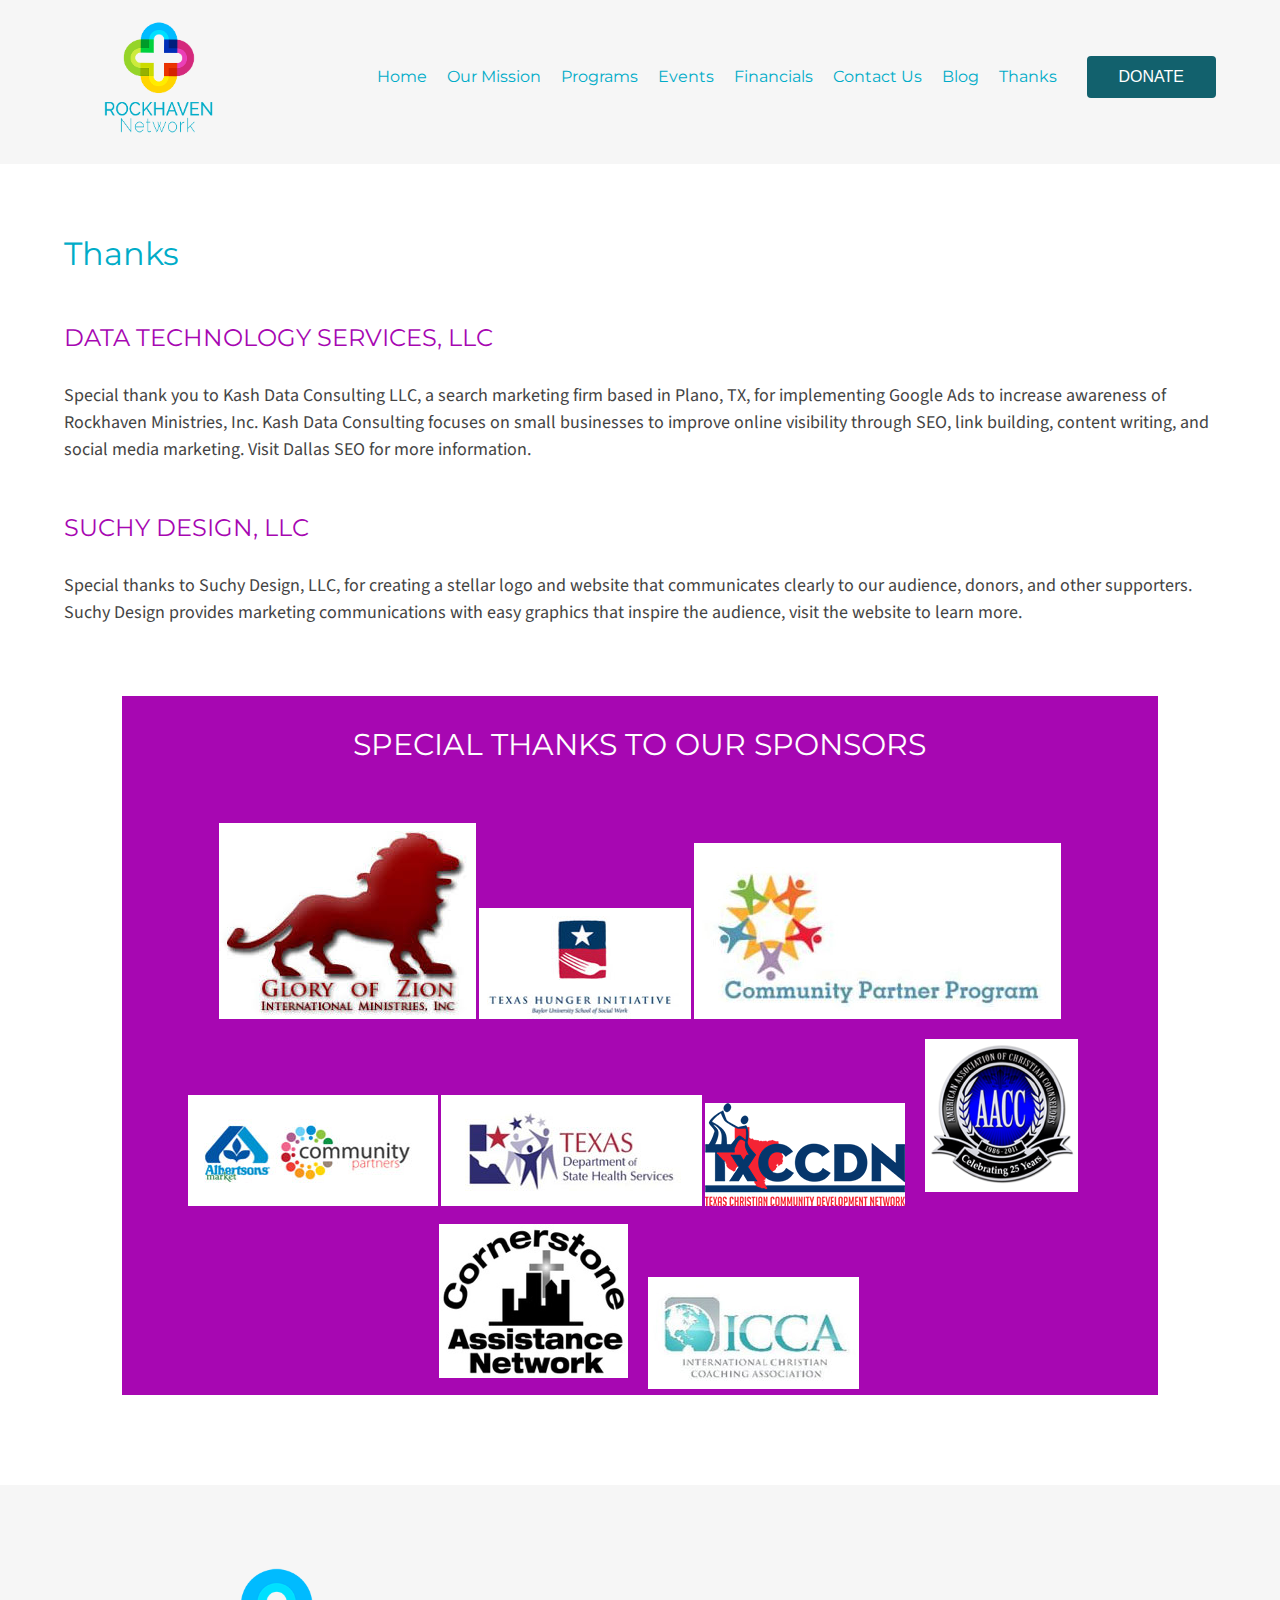
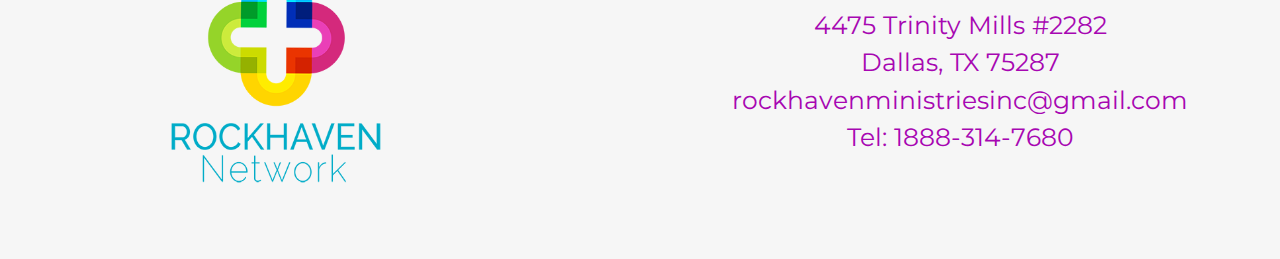
<file: thanks.html>
<!DOCTYPE html>
<html lang="en">
<head>
    <meta charset="UTF-8">
    <meta name="viewport" content="width=device-width, initial-scale=1.0">
    <title>Rockhaven - Thanks</title>
    <link rel="stylesheet" href="main.css">
    <link rel="stylesheet" href="https://use.fontawesome.com/releases/v5.5.0/css/all.css" integrity="sha384-B4dIYHKNBt8Bc12p+WXckhzcICo0wtJAoU8YZTY5qE0Id1GSseTk6S+L3BlXeVIU" crossorigin="anonymous">
</head>
<body>
    <header>
        <div class="wrapper">
            <div class="flex-header">

            
                     <a href="index.html"><img src="img/rockhaven-logo.png" alt="Rockhaven Ministries Logo"></a>
                
                
                     <nav>
                         <ul class="menu">
                                <li><a href="index.html">Home</a></li>
                                <div class="dropdown">
                                    <li><a href="mission.html">Our Mission</a></li>
                                <div class="dropdown-content">
                                    <a href="team.html">Our Team</a>
                                </div>
                               </div>
                                <li><a href="programs.html">Programs</a></li>
                                <li><a href="events.html">Events</a></li>
                                <li><a href="financials.html">Financials</a></li>
                                <li><a href="contact.html">Contact Us</a></li>
                                <li><a href="blog/index.html">Blog</a></li>
                                <li><a href="thanks.html">Thanks</a></li>
                        </ul>
                    </nav>
                  
         
                <div class="donate-btn">
                   <a href="https://www.paypal.com/donate?hosted_button_id=6KUS83YY49LQ8" target="_blank"><button class="header-btn">Donate</button></a> 
                </div>
                </div>
        </div>
      </header>

      <main class="wrapper main">
          <h1 class="text-color">Thanks</h1>
          <h2>DATA TECHNOLOGY SERVICES,  LLC</h2>
          <p>Special thank you to Kash Data Consulting LLC, a search marketing firm based in Plano, TX, for implementing Google Ads to increase awareness of Rockhaven Ministries, Inc. Kash Data Consulting focuses on small businesses to improve online visibility through SEO, link building, content writing, and social media marketing. Visit Dallas SEO for more information.</p>
          <h2>SUCHY DESIGN, LLC</h2>
          <p>Special thanks to Suchy Design, LLC, for creating a stellar logo and website that communicates clearly to our audience, donors, and other supporters. Suchy Design provides marketing communications with easy graphics that inspire the audience, visit the website to learn more.</p>
        
          <div class="sponsors wrapper">
            <h2>SPECIAL THANKS TO OUR SPONSORS</h2>
            <ul>
                <li><img src="img/donors/donor1.jpg" alt=""></li>
                <li><img src="img/donors/donor5.jpg" alt=""></li>
                <li><img src="img/donors/donor2.jpg" alt=""></li>
                <li><img src="img/donors/donor3.jpg" alt=""></li>
                <li><img src="img/donors/donor4.jpg" alt=""></li>
                <li><img src="img/donors/donor.png" class="img-bg" alt=""></li>
                <li><img src="img/donors/donor6.png" alt=""></li>
                <li><img src="img/donors/donor7.png" alt=""></li>
                <li><img src="img/donors/donor8.jpg" alt=""></li>
            </ul>
            
        </div>
        
        </main>

      <footer>
        <div class="wrapper">
            <div class="footer-wrap">
       

         <div class="footer-flex">
             <img src="img/rockhaven-logo.png" alt="Rockhaven logo">
        </div>

        <div class="footer-flex">
            <ul>
              <li><a href="https://twitter.com/RockhavenMIn" target="_blank"><i class="fab fa-twitter"></i></a></li>
              <li><a href="" target="_blank"><i class="fab fa-facebook-f"></i></a></li>
              <li><a href="" target="_blank"><i class="fab fa-instagram"></i></a></li>
            </ul>
         </div>

        <div class="footer-flex">
         <address>
            <p>4475 Trinity Mills #2282<br>Dallas,  TX 75287<br>
            <a href="mailto:rockhavenministriesinc@gmail.com">rockhavenministriesinc@gmail.com</a><br>
            <a href="tel:+18883147680">Tel: 1888-314-7680</a></p>
          </address>
          </div>
        </div>
    </div>
        </footer>
</body>
</html>
</file>
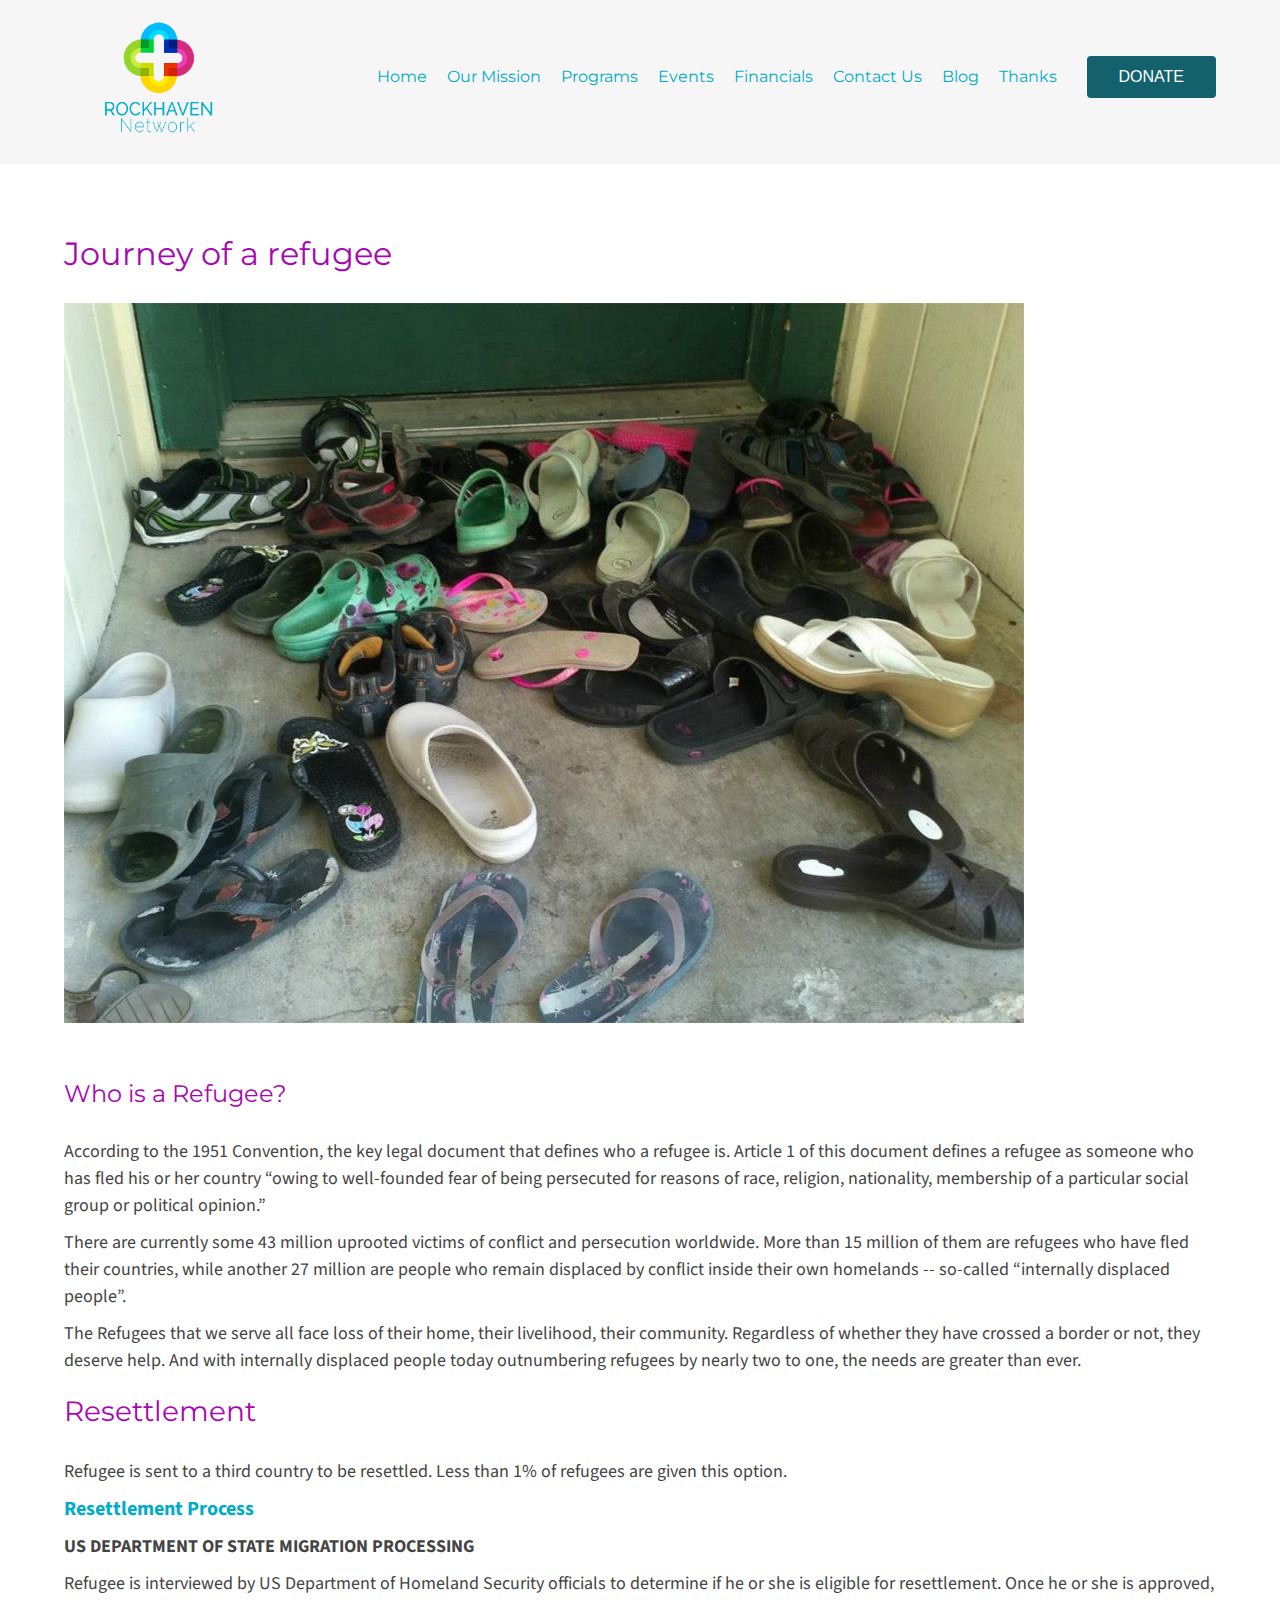
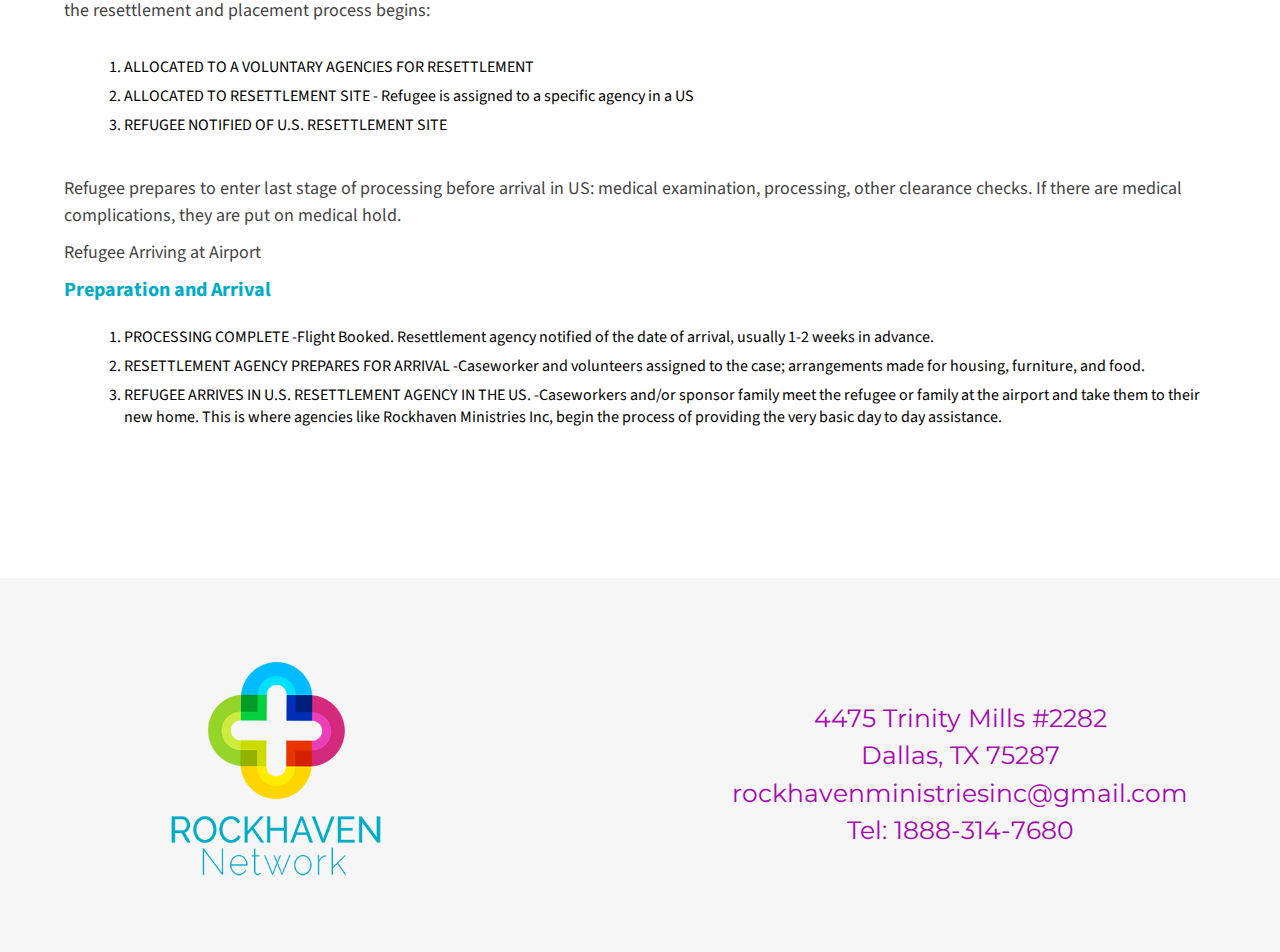
<file: blog/fifth-entry.html>
<!DOCTYPE html>
<html lang="en">
<head>
    <meta charset="UTF-8">
    <meta name="viewport" content="width=device-width, initial-scale=1.0">
    <title>Blog Post</title>
    <link rel="stylesheet" href="../main.css">
    <link rel="stylesheet" href="https://use.fontawesome.com/releases/v5.5.0/css/all.css" integrity="sha384-B4dIYHKNBt8Bc12p+WXckhzcICo0wtJAoU8YZTY5qE0Id1GSseTk6S+L3BlXeVIU" crossorigin="anonymous">
</head>
<body>
    <header>
        <div class="wrapper">
            <div class="flex-header">
    
            
                     <a href="../index.html"><img src="../img/rockhaven-logo.png" alt="Rockhaven Ministries Logo"></a>
                
                
                     <nav>
                         <ul class="menu">
                                <li><a href="../index.html">Home</a></li>
                                <div class="dropdown">
                                    <li><a href="../mission.html">Our Mission</a></li>
                                <div class="dropdown-content">
                                    <a href="../team.html">Our Team</a>
                                </div>
                               </div>
                                <li><a href="../programs.html">Programs</a></li>
                                <li><a href="../events.html">Events</a></li>
                                <li><a href="../financials.html">Financials</a></li>
                                <li><a href="../contact.html">Contact Us</a></li>
                                <li><a href="index.html">Blog</a></li>
                                <li><a href="../thanks.html">Thanks</a></li>
                        </ul>
                    </nav>
                  
         
                <div class="donate-btn">
                   <a href="https://www.paypal.com/donate?hosted_button_id=6KUS83YY49LQ8" target="_blank"><button class="header-btn">Donate</button></a> 
                </div>
                </div>
        </div>
      </header>
    

    <main class="wrapper main">
        <article>
            
            <h1>Journey of a refugee </h1>
            <img src="../img/new-pics/blog4.jpg" alt="">
            <h2>Who is a Refugee?</h2>
            <p>According to the 1951 Convention, the key legal document that defines who a refugee is.  Article 1 of this document defines a refugee as someone who has fled his or her country “owing to well-founded fear of being persecuted for reasons of race, religion, nationality, membership of a particular social group or political opinion.”
            </p>
            <p>There are currently some 43 million uprooted victims of conflict and persecution worldwide. More than 15 million of them are refugees who have fled their countries, while another 27 million are people who remain displaced by conflict inside their own homelands -- so-called “internally displaced people”.
            </p>
            <p>The Refugees that we serve all face loss of their home, their livelihood, their community. Regardless of whether they have crossed a border or not, they deserve help. And with internally displaced people today outnumbering refugees by nearly two to one, the needs are greater than ever.
            </p>
            <h3>Resettlement</h3>
            <p>Refugee is sent to a third country to be resettled. Less than 1% of refugees are given this option.</p>
            <h4 class="text-color">Resettlement Process
            </h4>
            <p class="bold">US DEPARTMENT OF STATE MIGRATION PROCESSING</p>
            <p>Refugee is interviewed by US Department of Homeland Security officials to determine if he or she is eligible for resettlement. Once he or she is approved, the resettlement and placement process begins:
            </p><br>
            <ol class="blog5-list">
                <li>ALLOCATED TO A VOLUNTARY AGENCIES FOR RESETTLEMENT
                </li>
                <li>ALLOCATED TO RESETTLEMENT SITE - Refugee is assigned to a specific agency in a US</li>
                <li>REFUGEE NOTIFIED OF U.S. RESETTLEMENT SITE</li>
            </ol><br>
            <p> Refugee prepares to enter last stage of processing before arrival in US: medical examination, processing, other clearance checks. If there are medical complications, they are put on medical hold.
            </p>
            <p>Refugee Arriving at Airport
            </p>
            <h4 class="text-color">Preparation and Arrival
            </h4><br>
            <ol class="blog5-list">
                <li> PROCESSING COMPLETE
                    -Flight Booked. Resettlement agency notified of the date of arrival, usually 1-2 weeks in advance.
                   </li>
                <li> RESETTLEMENT AGENCY PREPARES FOR ARRIVAL
                    -Caseworker and volunteers assigned to the case; arrangements made for housing, furniture, and food.
                   </li>
                <li>REFUGEE ARRIVES IN U.S. RESETTLEMENT AGENCY IN THE US.
                    -Caseworkers and/or sponsor family meet the refugee or family at the airport and take them to their new home.  This is where agencies like Rockhaven Ministries Inc, begin the process of providing the very basic day to day assistance.
                  </li>
            </ol>
          </article>
    </main>

    <footer>
      <div class="wrapper">
          <div class="footer-wrap">
     

       <div class="footer-flex">
           <img src="../img/rockhaven-logo.png" alt="Rockhaven logo">
      </div>

      <div class="footer-flex">
          <ul>
            <li><a href="https://twitter.com/RockhavenMIn" target="_blank"><i class="fab fa-twitter"></i></a></li>
            <li><a href="" target="_blank"><i class="fab fa-facebook-f"></i></a></li>
            <li><a href="" target="_blank"><i class="fab fa-instagram"></i></a></li>
          </ul>
       </div>

      <div class="footer-flex">
       <address>
          <p>4475 Trinity Mills #2282<br>Dallas,  TX 75287<br>
          <a href="mailto:rockhavenministriesinc@gmail.com">rockhavenministriesinc@gmail.com</a><br>
          <a href="tel:+18883147680">Tel: 1888-314-7680</a></p>
        </address>
        </div>
      </div>
  </div>
      </footer>
</body>
</html>
</file>
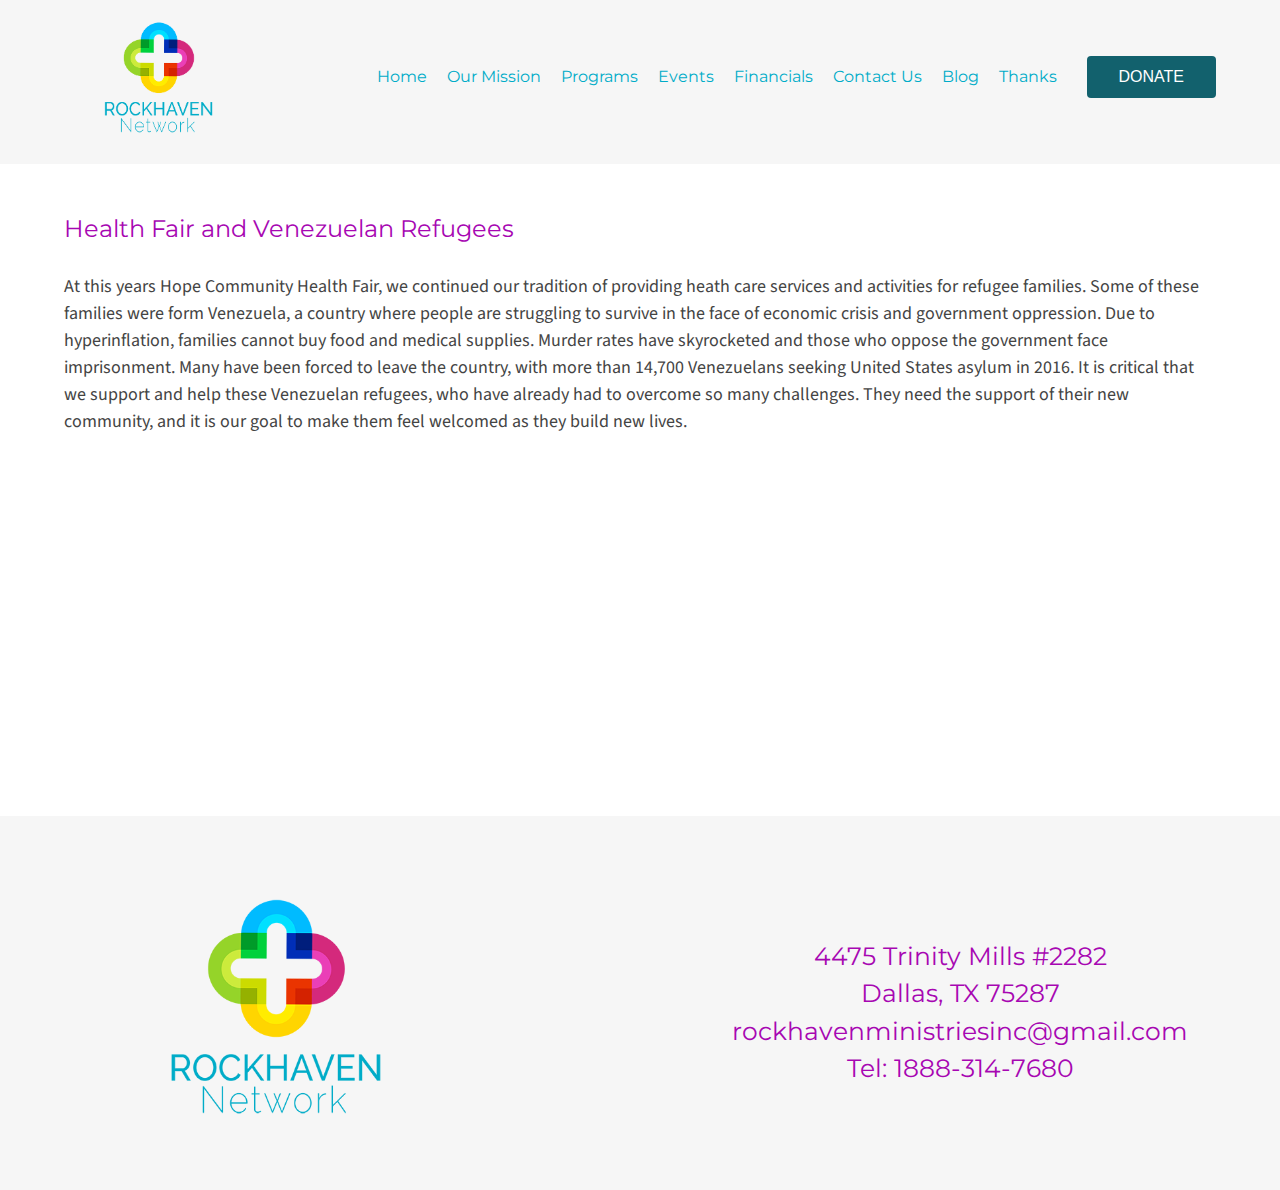
<file: blog/first-entry.html>
<!DOCTYPE html>
<html lang="en">
<head>
    <meta charset="UTF-8">
    <meta name="viewport" content="width=device-width, initial-scale=1.0">
    <title>Blog Post</title>
    <link rel="stylesheet" href="../main.css">
    <link rel="stylesheet" href="https://use.fontawesome.com/releases/v5.5.0/css/all.css" integrity="sha384-B4dIYHKNBt8Bc12p+WXckhzcICo0wtJAoU8YZTY5qE0Id1GSseTk6S+L3BlXeVIU" crossorigin="anonymous">
</head>
<body>
  <header>
    <div class="wrapper">
        <div class="flex-header">

        
                 <a href="../index.html"><img src="../img/rockhaven-logo.png" alt="Rockhaven Ministries Logo"></a>
            
            
                 <nav>
                     <ul class="menu">
                            <li><a href="../index.html">Home</a></li>
                            <div class="dropdown">
                                <li><a href="../mission.html">Our Mission</a></li>
                            <div class="dropdown-content">
                                <a href="../team.html">Our Team</a>
                            </div>
                           </div>
                            <li><a href="../programs.html">Programs</a></li>
                            <li><a href="../events.html">Events</a></li>
                            <li><a href="../financials.html">Financials</a></li>
                            <li><a href="../contact.html">Contact Us</a></li>
                            <li><a href="index.html">Blog</a></li>
                            <li><a href="../thanks.html">Thanks</a></li>
                    </ul>
                </nav>
              
     
            <div class="donate-btn">
               <a href="https://www.paypal.com/donate?hosted_button_id=6KUS83YY49LQ8" target="_blank"><button class="header-btn">Donate</button></a> 
            </div>
            </div>
    </div>
  </header>


    <main class="wrapper">
        <article>
            <h2>Health Fair and Venezuelan Refugees</h2>
            <p>At this years Hope Community Health Fair, we continued our tradition of providing heath care services and activities for refugee families. Some of these families were form Venezuela, a country where people are struggling to survive in the face of economic crisis and government oppression. Due to hyperinflation, families cannot buy food and medical supplies. Murder rates have skyrocketed and those who oppose the government face imprisonment. Many have been forced to leave the country, with more than 14,700 Venezuelans seeking United States asylum in 2016. It is critical that we support and help these Venezuelan refugees, who have already had to overcome so many challenges. They need the support of their new community, and it is our goal to make them feel welcomed as they build new lives.
            </p>
          
          </article>

          <iframe width="560" height="315" src="https://www.youtube.com/embed/_9Dj6QUl1j0" frameborder="0" allow="accelerometer; autoplay; clipboard-write; encrypted-media; gyroscope; picture-in-picture" allowfullscreen></iframe>
    </main>

    <footer>
      <div class="wrapper">
          <div class="footer-wrap">
     

       <div class="footer-flex">
           <img src="../img/rockhaven-logo.png" alt="Rockhaven logo">
      </div>

      <div class="footer-flex">
          <ul>
            <li><a href="https://twitter.com/RockhavenMIn" target="_blank"><i class="fab fa-twitter"></i></a></li>
            <li><a href="" target="_blank"><i class="fab fa-facebook-f"></i></a></li>
            <li><a href="" target="_blank"><i class="fab fa-instagram"></i></a></li>
          </ul>
       </div>

      <div class="footer-flex">
       <address>
          <p>4475 Trinity Mills #2282<br>Dallas,  TX 75287<br>
          <a href="mailto:rockhavenministriesinc@gmail.com">rockhavenministriesinc@gmail.com</a><br>
          <a href="tel:+18883147680">Tel: 1888-314-7680</a></p>
        </address>
        </div>
      </div>
  </div>
      </footer>
</body>
</html>
</file>
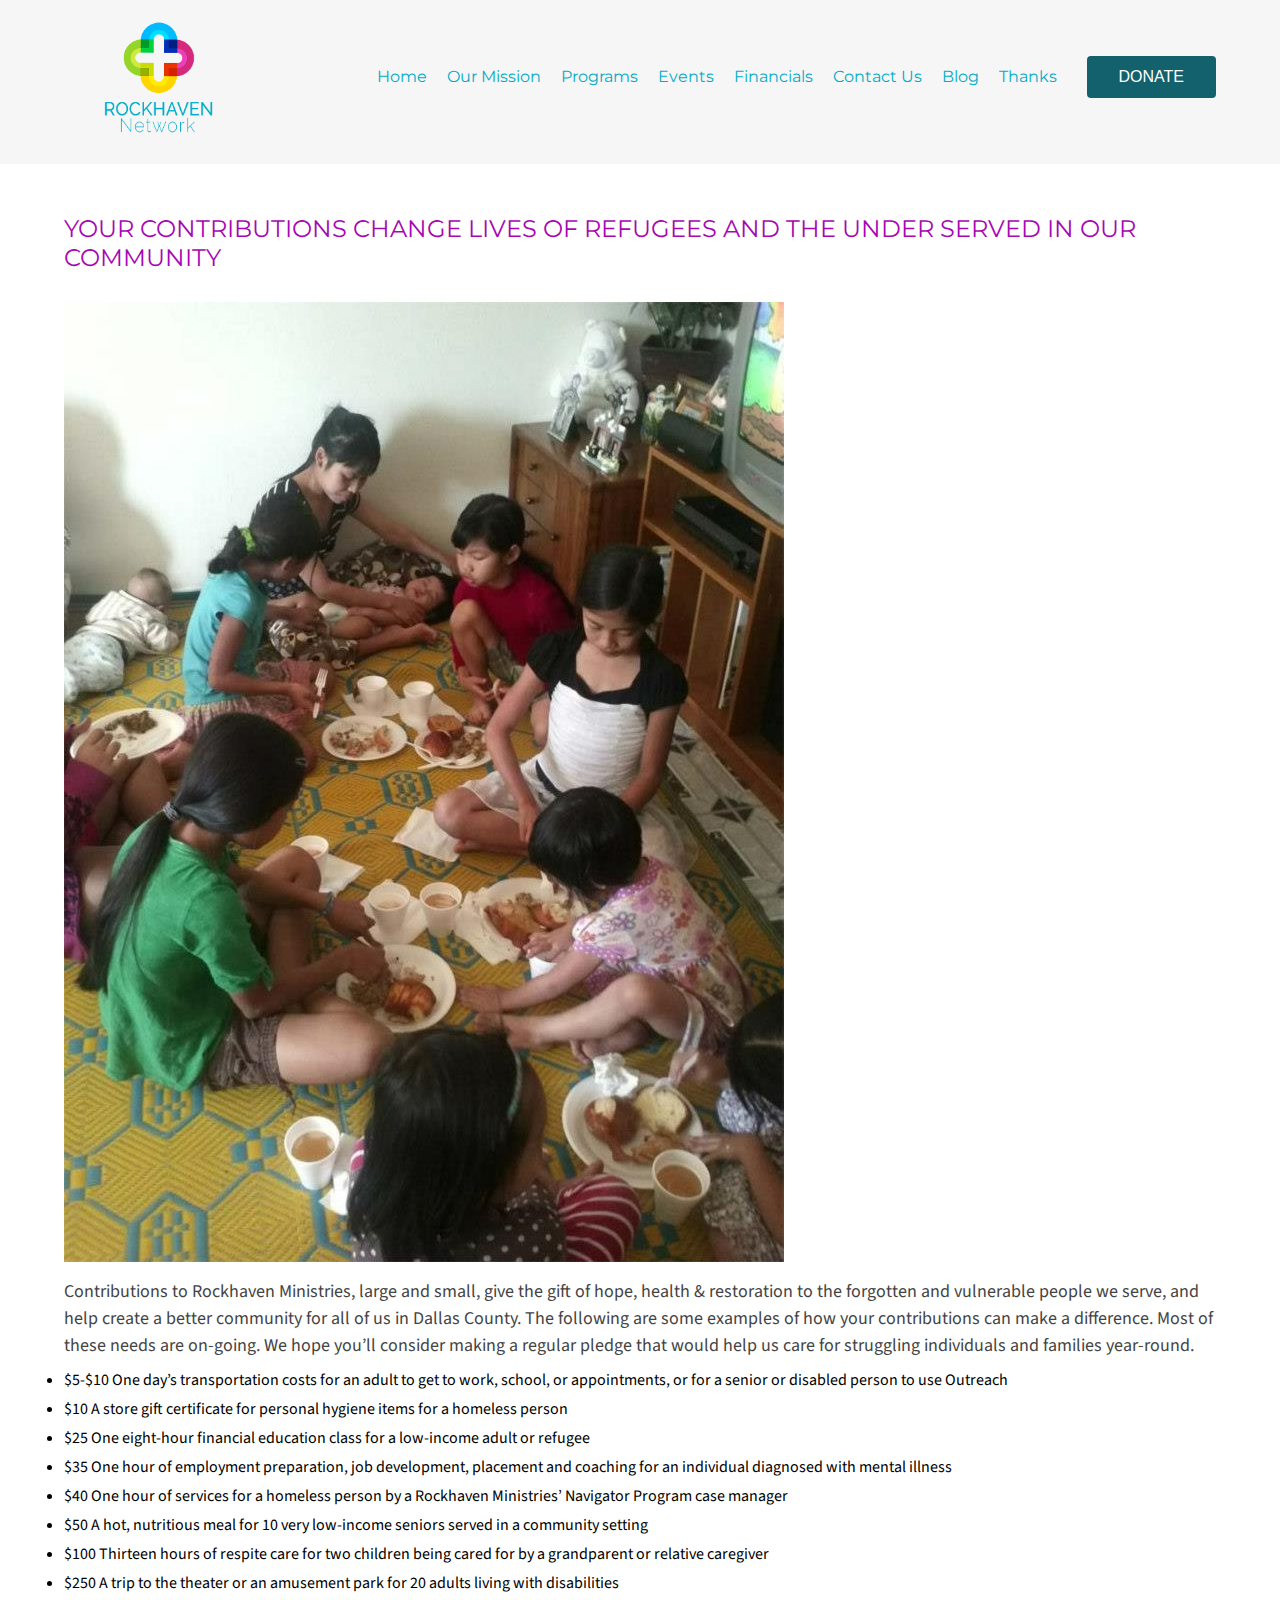
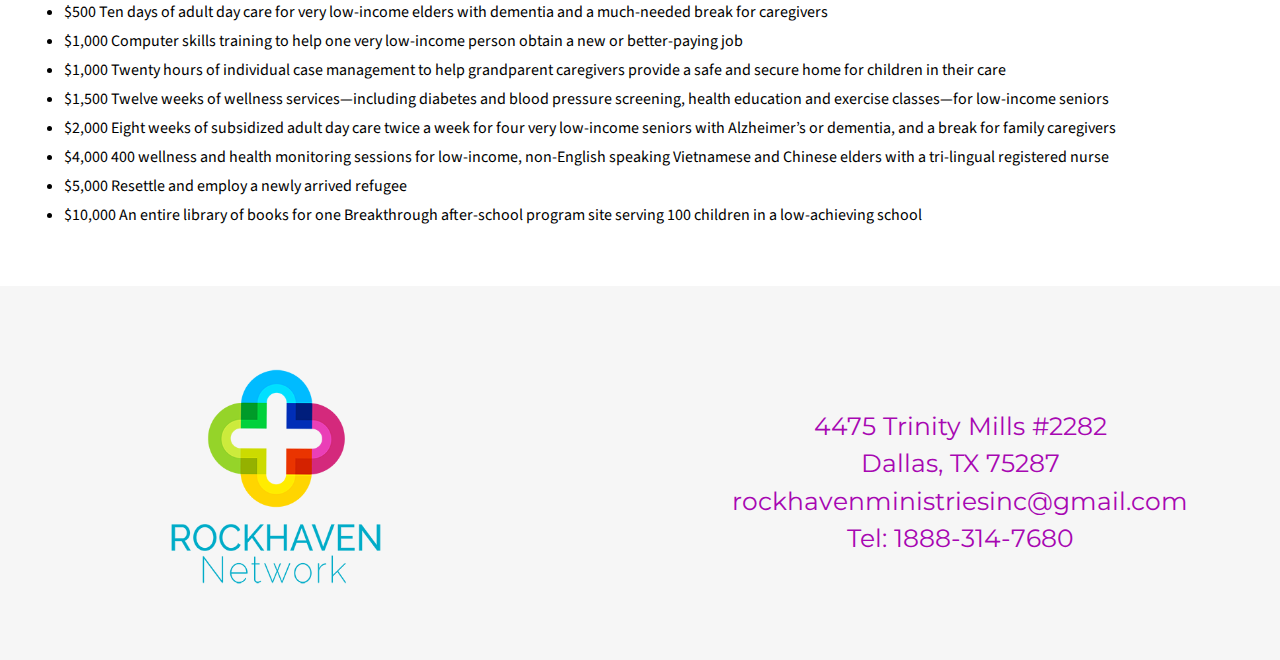
<file: blog/fourth-entry.html>
<!DOCTYPE html>
<html lang="en">
<head>
    <meta charset="UTF-8">
    <meta name="viewport" content="width=device-width, initial-scale=1.0">
    <title>Blog Post</title>
    <link rel="stylesheet" href="../main.css">
    <link rel="stylesheet" href="https://use.fontawesome.com/releases/v5.5.0/css/all.css" integrity="sha384-B4dIYHKNBt8Bc12p+WXckhzcICo0wtJAoU8YZTY5qE0Id1GSseTk6S+L3BlXeVIU" crossorigin="anonymous">
</head>
<body>
    <header>
        <div class="wrapper">
            <div class="flex-header">
    
            
                     <a href="../index.html"><img src="../img/rockhaven-logo.png" alt="Rockhaven Ministries Logo"></a>
                
                
                     <nav>
                         <ul class="menu">
                                <li><a href="../index.html">Home</a></li>
                                <div class="dropdown">
                                    <li><a href="../mission.html">Our Mission</a></li>
                                <div class="dropdown-content">
                                    <a href="../team.html">Our Team</a>
                                </div>
                               </div>
                                <li><a href="../programs.html">Programs</a></li>
                                <li><a href="../events.html">Events</a></li>
                                <li><a href="../financials.html">Financials</a></li>
                                <li><a href="../contact.html">Contact Us</a></li>
                                <li><a href="index.html">Blog</a></li>
                                <li><a href="../thanks.html">Thanks</a></li>
                        </ul>
                    </nav>
                  
         
                <div class="donate-btn">
                   <a href="https://www.paypal.com/donate?hosted_button_id=6KUS83YY49LQ8" target="_blank"><button class="header-btn">Donate</button></a> 
                </div>
                </div>
        </div>
      </header>
    

    <main class="wrapper">
        <article>
            
            <h2>
                YOUR CONTRIBUTIONS CHANGE LIVES OF REFUGEES  AND THE UNDER SERVED IN OUR COMMUNITY 
                </h2>
                <img src="../img/new-pics/blog3.jpg" alt="">
                <p>Contributions to Rockhaven Ministries, large and small, give the gift of hope, health & restoration to the forgotten  and vulnerable people we serve, and help create a better community for all of us in Dallas County. The following are some examples of how your contributions can make a difference. Most of these needs are on-going. We hope you’ll consider making a regular pledge that would help us care for struggling individuals and families year-round.
                </p>
                <ul>
                    <li>$5-$10  One day’s transportation costs for an adult to get to work, school, or appointments, or for a senior or disabled person to use Outreach
                    </li>
                    <li>$10  A store gift certificate for personal hygiene items for a homeless person</li>
                    <li>$25  One eight-hour financial education class for a low-income adult or refugee</li>
                    <li>$35  One hour of employment preparation, job development, placement and coaching for an individual diagnosed with mental illness</li>
                    <li>$40  One hour of services for a homeless person by a Rockhaven Ministries’ Navigator Program case manager</li>
                    <li>$50  A hot, nutritious meal for 10 very low-income seniors served in a community setting</li>
                    <li>$100   Thirteen hours of respite care for two children being cared for by a grandparent or relative caregiver</li>
                    <li>$250 A trip to the theater or an amusement park for 20 adults living with disabilities</li>
                    <li>$500  Ten days of adult day care for very low-income elders with dementia and a much-needed break for caregivers</li>
                    <li>$1,000 Computer skills training to help one very low-income person obtain a new or better-paying job</li>
                    <li> $1,000 Twenty hours of individual case management to help grandparent caregivers provide a safe and secure home for children in their care</li>
                    <li> $1,500  Twelve weeks of wellness services—including diabetes and blood pressure screening, health education and exercise classes—for low-income seniors
                    </li>
                    <li>$2,000 Eight weeks of subsidized adult day care twice a week for four very low-income seniors with Alzheimer’s or dementia, and a break for family caregivers
                       </li>
                       <li>$4,000  400 wellness and health monitoring sessions for low-income, non-English speaking Vietnamese and Chinese elders with a tri-lingual registered nurse
                    </li>
                    <li> $5,000  Resettle and employ a newly arrived refugee</li>
                    <li> $10,000  An entire library of books for one Breakthrough  after-school program site serving 100 children in a low-achieving school

                    </li>
                </ul>
          
          </article>
    </main>

    <footer>
      <div class="wrapper">
          <div class="footer-wrap">
     

       <div class="footer-flex">
           <img src="../img/rockhaven-logo.png" alt="Rockhaven logo">
      </div>

      <div class="footer-flex">
          <ul>
            <li><a href="https://twitter.com/RockhavenMIn" target="_blank"><i class="fab fa-twitter"></i></a></li>
            <li><a href="" target="_blank"><i class="fab fa-facebook-f"></i></a></li>
            <li><a href="" target="_blank"><i class="fab fa-instagram"></i></a></li>
          </ul>
       </div>

      <div class="footer-flex">
       <address>
          <p>4475 Trinity Mills #2282<br>Dallas,  TX 75287<br>
          <a href="mailto:rockhavenministriesinc@gmail.com">rockhavenministriesinc@gmail.com</a><br>
          <a href="tel:+18883147680">Tel: 1888-314-7680</a></p>
        </address>
        </div>
      </div>
  </div>
      </footer>
</body>
</html>
</file>
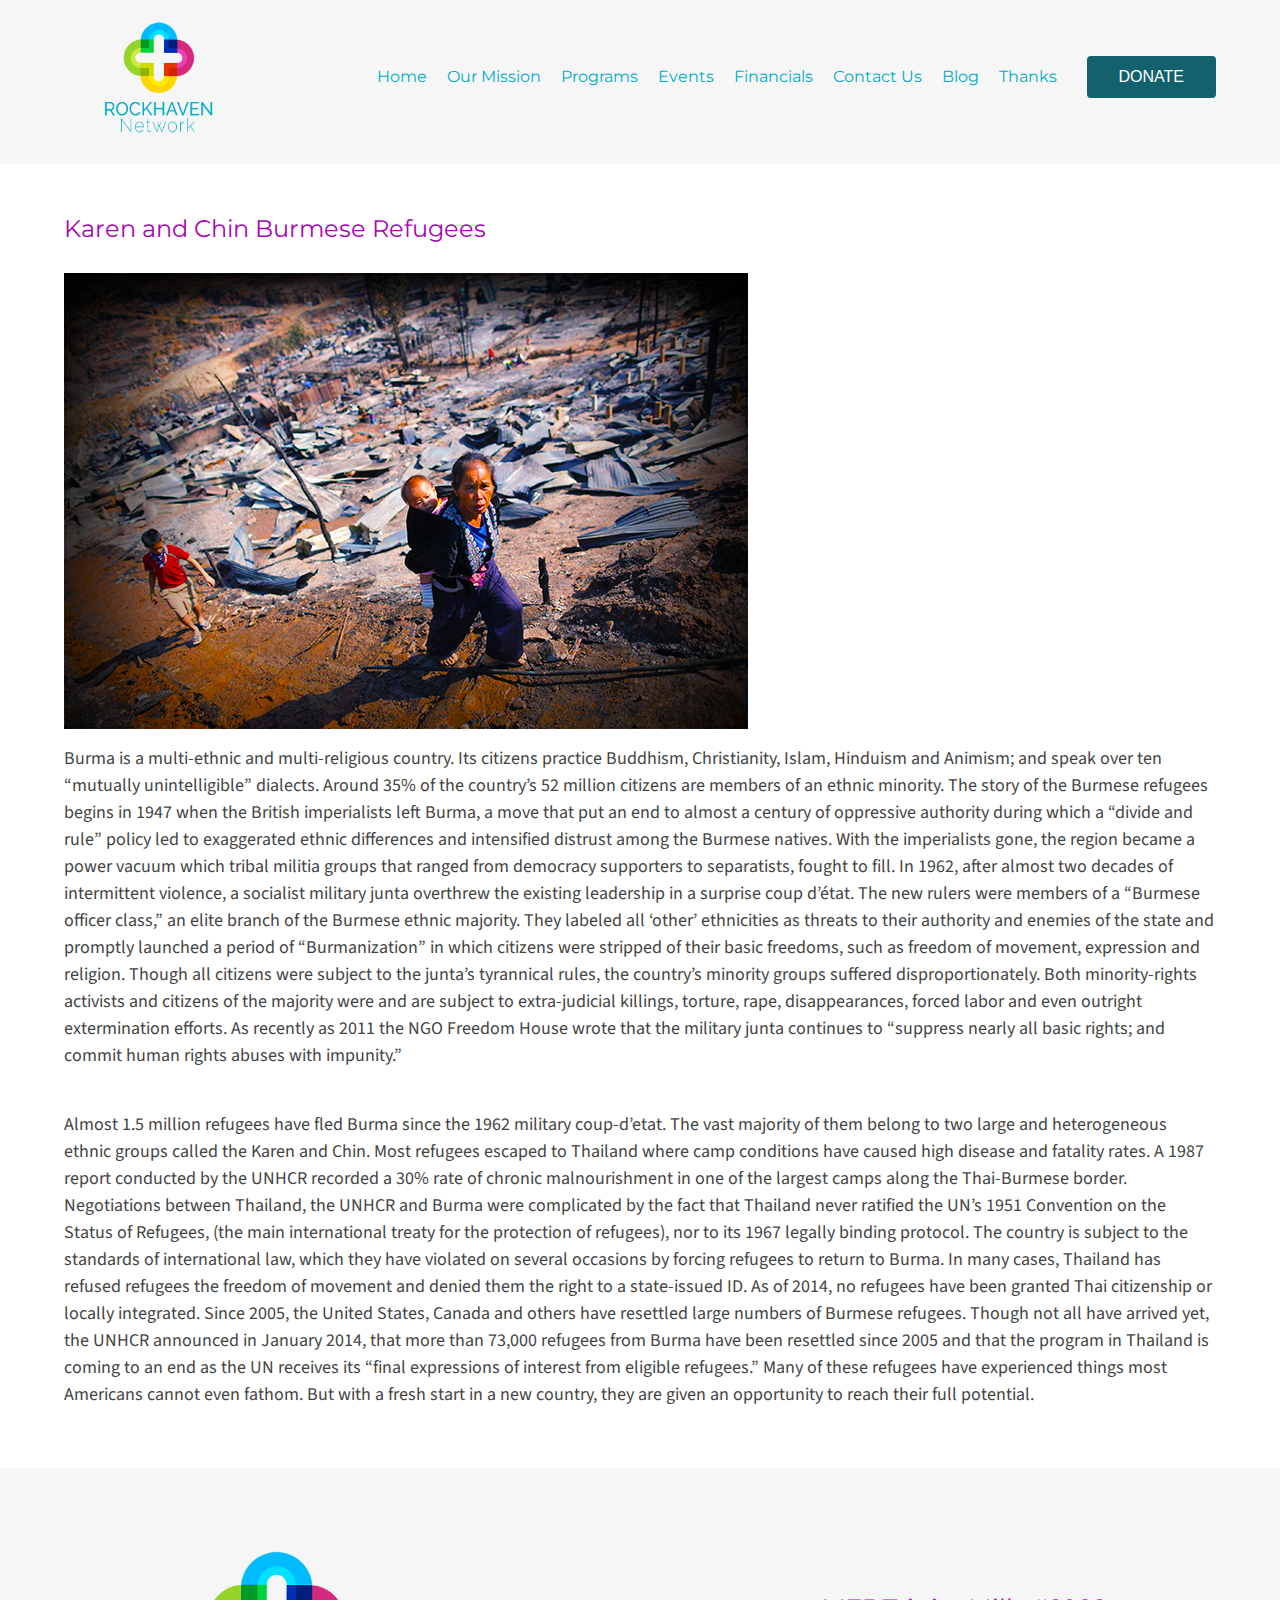
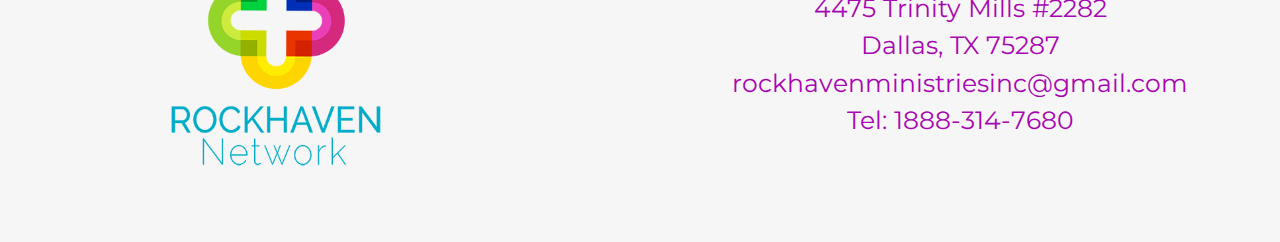
<file: blog/second-entry.html>
<!DOCTYPE html>
<html lang="en">
<head>
    <meta charset="UTF-8">
    <meta name="viewport" content="width=device-width, initial-scale=1.0">
    <title>Blog Post</title>
    <link rel="stylesheet" href="../main.css">
    <link rel="stylesheet" href="https://use.fontawesome.com/releases/v5.5.0/css/all.css" integrity="sha384-B4dIYHKNBt8Bc12p+WXckhzcICo0wtJAoU8YZTY5qE0Id1GSseTk6S+L3BlXeVIU" crossorigin="anonymous">
</head>
<body>

  
  <header>
    <div class="wrapper">
        <div class="flex-header">

        
                 <a href="../index.html"><img src="../img/rockhaven-logo.png" alt="Rockhaven Ministries Logo"></a>
            
            
                 <nav>
                     <ul class="menu">
                            <li><a href="../index.html">Home</a></li>
                            <div class="dropdown">
                                <li><a href="../mission.html">Our Mission</a></li>
                            <div class="dropdown-content">
                                <a href="../team.html">Our Team</a>
                            </div>
                           </div>
                            <li><a href="../programs.html">Programs</a></li>
                            <li><a href="../events.html">Events</a></li>
                            <li><a href="../financials.html">Financials</a></li>
                            <li><a href="../contact.html">Contact Us</a></li>
                            <li><a href="index.html">Blog</a></li>
                            <li><a href="../thanks.html">Thanks</a></li>
                    </ul>
                </nav>
              
     
            <div class="donate-btn">
               <a href="https://www.paypal.com/donate?hosted_button_id=6KUS83YY49LQ8" target="_blank"><button class="header-btn">Donate</button></a> 
            </div>
            </div>
    </div>
  </header>


    <main class="wrapper">
        <article>
            <h2>Karen and Chin Burmese Refugees</h2>
            <img src="../img/new-pics/blog1.png" alt="">
            <p>Burma is a multi-ethnic and multi-religious country. Its citizens practice Buddhism, Christianity, Islam, Hinduism and Animism; and speak over ten “mutually unintelligible” dialects. Around 35% of the country’s 52 million citizens are members of an ethnic minority.
                The story of the Burmese refugees begins in 1947 when the British imperialists left Burma, a move that put an end to almost a century of oppressive authority during which a “divide and rule” policy led to exaggerated ethnic differences and intensified distrust among the Burmese natives. With the imperialists gone, the region became a power vacuum which tribal militia groups that ranged from democracy supporters to separatists, fought to fill.
                 In 1962, after almost two decades of intermittent violence, a socialist military junta overthrew the existing leadership in a surprise coup d’état. The new rulers were members of a “Burmese officer class,” an elite branch of the Burmese ethnic majority. They labeled all ‘other’ ethnicities as threats to their authority and enemies of the state and promptly launched a period of “Burmanization” in which citizens were stripped of their basic freedoms, such as freedom of movement, expression and religion. Though all citizens were subject to the junta’s tyrannical rules, the country’s minority groups suffered disproportionately. Both minority-rights activists and citizens of the majority were and are subject to extra-judicial killings, torture, rape, disappearances, forced labor and even outright extermination efforts. As recently as 2011 the NGO Freedom House wrote that the military junta continues to “suppress nearly all basic rights; and commit human rights abuses with impunity.”
                </p><br>
            <p>Almost 1.5 million refugees have fled Burma since the 1962 military coup-d’etat. The vast majority of them belong to two large and heterogeneous ethnic groups called the Karen and Chin. Most refugees escaped to Thailand where camp conditions have caused high disease and fatality rates. A 1987 report conducted by the UNHCR recorded a 30% rate of chronic malnourishment in one of the largest camps along the Thai-Burmese border.
                    Negotiations between Thailand, the UNHCR and Burma were complicated by the fact that Thailand never ratified the UN’s 1951 Convention on the Status of Refugees, (the main international treaty for the protection of refugees), nor to its 1967 legally binding protocol. The country is subject to the standards of international law, which they have violated on several occasions by forcing refugees to return to Burma. In many cases, Thailand has refused refugees the freedom of movement and denied them the right to a state-issued ID. As of 2014, no refugees have been granted Thai citizenship or locally integrated.
                   Since 2005, the United States, Canada and others have resettled large numbers of Burmese refugees. Though not all have arrived yet, the UNHCR announced in January 2014, that more than 73,000 refugees from Burma have been resettled since 2005 and that the program in Thailand is coming to an end as the UN receives its “final expressions of interest from eligible refugees.” Many of these refugees have experienced things most Americans cannot even fathom. But with a fresh start in a new country, they are given an opportunity to reach their full potential.
                   </p>
          </article>
    </main>

    <footer>
      <div class="wrapper">
          <div class="footer-wrap">
     

       <div class="footer-flex">
           <img src="../img/rockhaven-logo.png" alt="Rockhaven logo">
      </div>

      <div class="footer-flex">
          <ul>
            <li><a href="https://twitter.com/RockhavenMIn" target="_blank"><i class="fab fa-twitter"></i></a></li>
            <li><a href="" target="_blank"><i class="fab fa-facebook-f"></i></a></li>
            <li><a href="" target="_blank"><i class="fab fa-instagram"></i></a></li>
          </ul>
       </div>

      <div class="footer-flex">
       <address>
          <p>4475 Trinity Mills #2282<br>Dallas,  TX 75287<br>
          <a href="mailto:rockhavenministriesinc@gmail.com">rockhavenministriesinc@gmail.com</a><br>
          <a href="tel:+18883147680">Tel: 1888-314-7680</a></p>
        </address>
        </div>
      </div>
  </div>
      </footer>
</body>
</html>
</file>
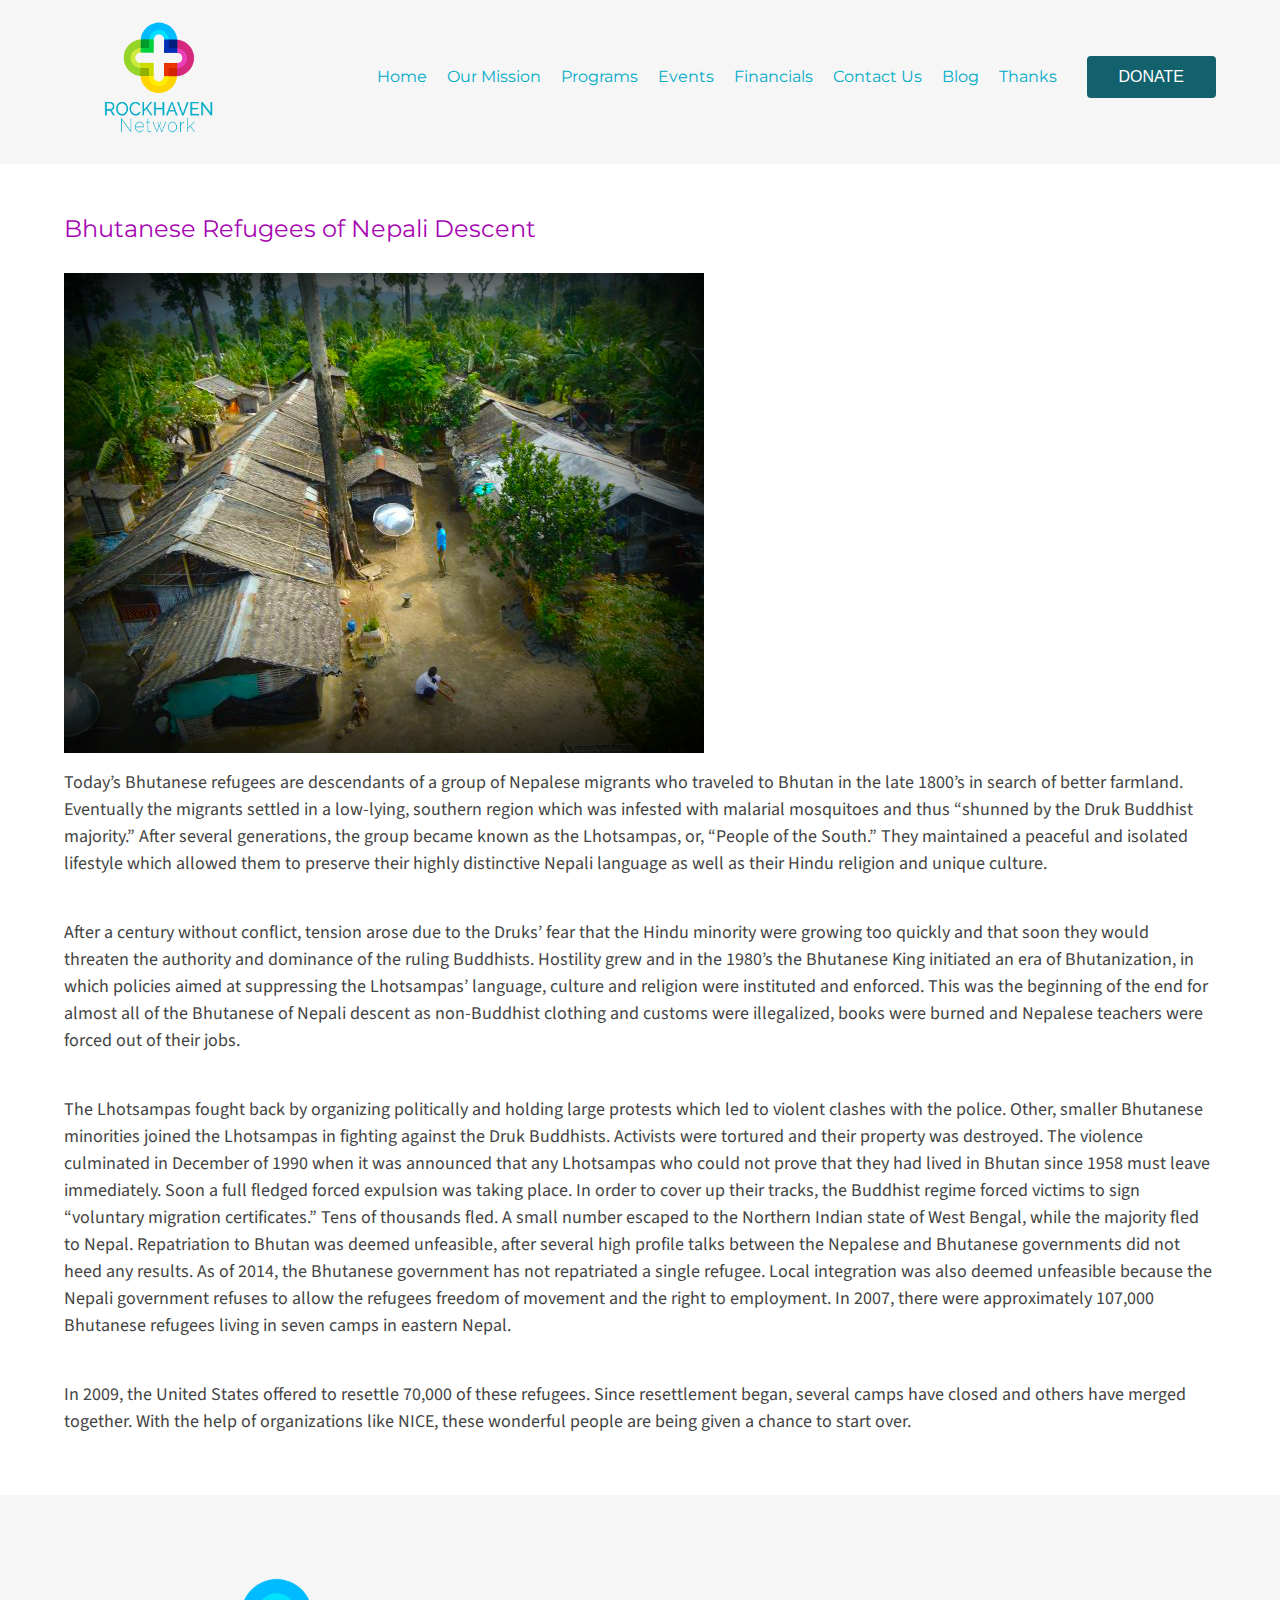
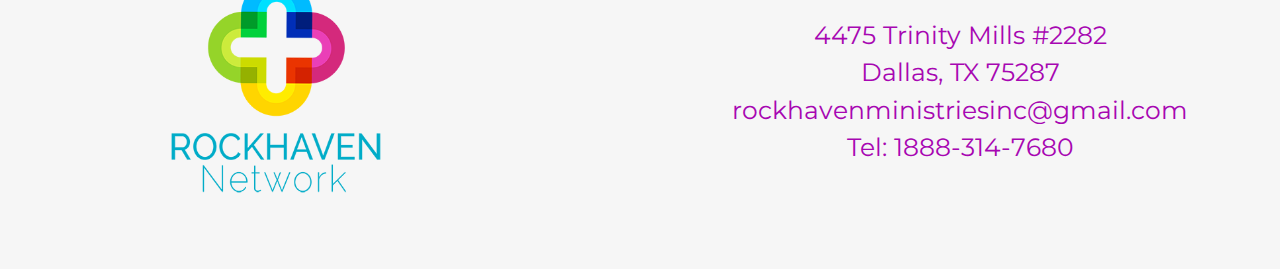
<file: blog/third-entry.html>
<!DOCTYPE html>
<html lang="en">
<head>
    <meta charset="UTF-8">
    <meta name="viewport" content="width=device-width, initial-scale=1.0">
    <title>Blog Post</title>
    <link rel="stylesheet" href="../main.css">
    <link rel="stylesheet" href="https://use.fontawesome.com/releases/v5.5.0/css/all.css" integrity="sha384-B4dIYHKNBt8Bc12p+WXckhzcICo0wtJAoU8YZTY5qE0Id1GSseTk6S+L3BlXeVIU" crossorigin="anonymous">
</head>
<body>


  <header>
    <div class="wrapper">
        <div class="flex-header">

        
                 <a href="../index.html"><img src="../img/rockhaven-logo.png" alt="Rockhaven Ministries Logo"></a>
            
            
                 <nav>
                     <ul class="menu">
                            <li><a href="../index.html">Home</a></li>
                            <div class="dropdown">
                                <li><a href="../mission.html">Our Mission</a></li>
                            <div class="dropdown-content">
                                <a href="../team.html">Our Team</a>
                            </div>
                           </div>
                            <li><a href="../programs.html">Programs</a></li>
                            <li><a href="../events.html">Events</a></li>
                            <li><a href="../financials.html">Financials</a></li>
                            <li><a href="../contact.html">Contact Us</a></li>
                            <li><a href="index.html">Blog</a></li>
                            <li><a href="../thanks.html">Thanks</a></li>
                    </ul>
                </nav>
              
     
            <div class="donate-btn">
               <a href="https://www.paypal.com/donate?hosted_button_id=6KUS83YY49LQ8" target="_blank"><button class="header-btn">Donate</button></a> 
            </div>
            </div>
    </div>
  </header>


    <main class="wrapper">
        <article>
            <h2>Bhutanese Refugees of Nepali Descent</h2>
            <img src="../img/new-pics/blog2.png" alt="">
            <p>Today’s Bhutanese refugees are descendants of a group of Nepalese migrants who traveled to Bhutan in the late 1800’s in search of better farmland. Eventually the migrants settled in a low-lying, southern region which was infested with malarial mosquitoes and thus “shunned by the Druk Buddhist majority.” After several generations, the group became known as the Lhotsampas, or, “People of the South.” They maintained a peaceful and isolated lifestyle which allowed them to preserve their highly distinctive Nepali language as well as their Hindu religion and unique culture.
            </p><br>
            <p>After a century without conflict, tension arose due to the Druks’ fear that the Hindu minority were growing too quickly and that soon they would threaten the authority and dominance of the ruling Buddhists. Hostility grew and in the 1980’s the Bhutanese King initiated an era of Bhutanization, in which policies aimed at suppressing the Lhotsampas’ language, culture and religion were instituted and enforced. This was the beginning of the end for almost all of the Bhutanese of Nepali descent as non-Buddhist clothing and customs were illegalized, books were burned and Nepalese teachers were forced out of their jobs.
            </p><br>
            <p>The Lhotsampas fought back by organizing politically and holding large protests which led to violent clashes with the police. Other, smaller Bhutanese minorities joined the Lhotsampas in fighting against the Druk Buddhists. Activists were tortured and their property was destroyed. The violence culminated in December of 1990 when it was announced that any Lhotsampas who could not prove that they had lived in Bhutan since 1958 must leave immediately. Soon a full fledged forced expulsion was taking place. In order to cover up their tracks, the Buddhist regime forced victims to sign “voluntary migration certificates.” Tens of thousands fled. A small number escaped to the Northern Indian state of West Bengal, while the majority fled to Nepal.
                Repatriation to Bhutan was deemed unfeasible, after several high profile talks between the Nepalese and Bhutanese governments did not heed any results. As of 2014, the Bhutanese government has not repatriated a single refugee. Local integration was also deemed unfeasible because the Nepali government refuses to allow the refugees freedom of movement and the right to employment. In 2007, there were approximately 107,000 Bhutanese refugees living in seven camps in eastern Nepal.
                </p><br>
                <p>In 2009, the United States offered to resettle 70,000 of these refugees. Since resettlement began, several camps have closed and others have merged together. With the help of organizations like NICE, these wonderful people are being given a chance to start over.
                </p>
          </article>
    </main>

    <footer>
      <div class="wrapper">
          <div class="footer-wrap">
     

       <div class="footer-flex">
           <img src="../img/rockhaven-logo.png" alt="Rockhaven logo">
      </div>

      <div class="footer-flex">
          <ul>
            <li><a href="https://twitter.com/RockhavenMIn" target="_blank"><i class="fab fa-twitter"></i></a></li>
            <li><a href="" target="_blank"><i class="fab fa-facebook-f"></i></a></li>
            <li><a href="" target="_blank"><i class="fab fa-instagram"></i></a></li>
          </ul>
       </div>

      <div class="footer-flex">
       <address>
          <p>4475 Trinity Mills #2282<br>Dallas,  TX 75287<br>
          <a href="mailto:rockhavenministriesinc@gmail.com">rockhavenministriesinc@gmail.com</a><br>
          <a href="tel:+18883147680">Tel: 1888-314-7680</a></p>
        </address>
        </div>
      </div>
  </div>
      </footer>
</body>
</html>
</file>
<file: main.css>
@import url('https://fonts.googleapis.com/css2?family=Montserrat:ital,wght@0,600;0,800;1,400&display=swap');
@import url('https://fonts.googleapis.com/css2?family=Source+Sans+Pro:wght@300;400&display=swap');

* {
    padding: 0;
    margin: 0;
    box-sizing: border-box;
}

html {
    font-size: 16px;
}

body {
    font-family: 'Source Sans Pro', sans-serif;
}


h1, h2, h3 {
    color: #a707b2;
    margin: 20px 0 30px;
    font-family: 'Montserrat', sans-serif; 
    font-weight: 400;
}

h1 {
    font-size: 2rem;
}

h2 {
    margin-top: 50px;
}

h3 {
    font-size: 1.75rem;
}

h4 {
    font-size: 1.25rem;
}

p {
    line-height: 150%;
    margin: 10px 0;
    color: #444444;
}

img {
    max-width: 100%;
    height: auto;
}

.main {
    padding: 50px 0 90px;
}

.wrapper {
    width: 90%;
    margin: 0 auto;
    max-width: 1200px;
}

/***********************
        HEADER 
************************/
header {
    background-color: #f6f6f6;
    padding-bottom: 10px;
}

nav {
   text-align: center;
}

nav ul, .image-gallery ul, .sponsors ul {
    list-style-type: none;
}

li {
    margin-bottom: 7px;
}

nav a {
    color: #00acc8;
    text-decoration: none;
    font-family: 'Montserrat', sans-serif; 
}

nav a:hover, footer a:hover {
    color: #12616d;
}

.dropdown-content {
    display: none;
    margin: 5px 0;
}

.dropdown:hover .dropdown-content {
    display: block;
    background-color: white;
    padding: 5px;
  
}

.menu {
    padding-top: 30px;
}


header img {
   width: 150px;
}

.flex-header {
    display: flex;
    flex-direction: column;
    align-items: center;
    justify-content: center;
}


.text-color  {
    color: #00acc8;
}

.banner img {
    margin: 0;
    width: 100%;
   
}

button {
    text-decoration: none;
    background-color: #12616d;
    color: white;
    display: inline-block;
    padding: 0.35em 1.2em;
    font-size: 2.25rem;
    margin-top: 30px;
    outline: none;
    border-radius: 4px;
}

.header-btn {
    font-size: 1.25rem;
    padding: .25em .75em;
     border: none;
}

.header-btn:hover {
    cursor: pointer;
    background-color: #ffec00;
    color: #026675;
    font-weight: bold;
}

.button, .donate-btn {
    text-align: center;
}

/***************************
    MAIN SECTION 
****************************/

.img1 img {
    border: 2px solid #a707b2;
    margin: 20px 0;
}

.featured-stories figcaption {
    font-size: 1.25rem;
}

.featured-stories h3 {
    margin: 20px 0 15px;
}

.date {
    color: #a707b2;
    margin-top: 0;
    font-size: 1rem;
    font-style: italic;
}

.donate-btn {
    padding: 30px 0;
}


.cta {
    position: relative;
    padding: 200px 0;
    margin: 50px 0;
}

.cta::before {
    content: "";
    position: absolute;
    top: 0px;
    right: 0px;
    bottom: 0px;
    left: 0px;
    background-image: url("img/artboard.png");
    background-repeat: no-repeat;
    background-position: center;
    background-size: cover;
    opacity: 0.6;
}

.cta-btn {
    border: 2px solid white;
    position: relative;
    background-color: white;
    color: #00acc8;
    top: 60px;
    text-transform: uppercase;
    right: 0px;
    font-weight: bold;
}

.cta-btn:hover {
    cursor: pointer;
    background-color: #00acc8;
    color: white;
    border: none;
}


.cta p {
    width: 90%;
    margin: auto;
    color: white;
    font-family: 'Montserrat', sans-serif; 
    position: relative;
    font-size: 2.25rem;
    text-transform: uppercase;  
    text-align: center; 
    top: -100px;
    width: 40%;
    font-weight: bolder;
    border-radius: 4px;
}

.cta-area {
    text-align: center;
}

.sponsors {
    background-color: #a707b2;
    padding-top: 20px;
    margin-top: 70px;
}

.sponsors h2 {
    text-align: center;
    margin: 10px 0 0;
    color: white;
    position: relative;
}


.sponsors ul {
    margin-top: 60px;
    text-align: center;
}


.img-bg {
    background-color: white;
}

/***********************
FOOTER SECTION 
************************/

footer {
    padding: 40px 0;
    text-align: center;
    background-color: #f6f6f6;
}

footer ul li {
    display: inline;
    font-size: 2.5em;
  }
  
  footer i {
    margin: 10px 5px;
    padding: 5px;
    color: #12616d;
  }

  footer i:hover {
      color: #a707b2;
  }
   
  footer address {
      margin: 0;
      font-family: 'Montserrat', sans-serif; 
  }

  address p {
    color: #a707b2;
  }



/**********************
Mission Page
***********************/

.bullet-list {
    margin-top: 20px;
}

.extra-info {
    margin-top: 40px;
}

.mission-btn {
    text-decoration: none;
    display: inline-block;
    padding: 0.35em 1.2em;
    font-size: 1.25rem;
    margin: 0;
}

 .rh-vision {
     font-weight: bold;
 }



/********************
Contact Page 
********************/

 address, address a, figcaption {
     color: #a707b2;
     font-style: normal;
     text-decoration: none;
     font-size: 1.25rem;
 }

 address p {
     margin: 50px 0 30px;
 }


 .contact-main {
     text-align: center;
 }

 .cathy-headshot img {
     border: 2px solid #f39dd9;
     
 }

 figcaption {
     margin-top: 10px;
 }

 /**********************************
 PROGRAMS PAGE
 ***********************************/
.small-btn {
    display: inline-block;
    padding: 0.35em 1.2em;
    font-size: 1.25rem;
    margin: 0;
}

/************************************
EVENTS
**************************************/

.event-pics {
    margin-top: 60px;
}

.event-pics img {
    margin: 20px 0;
}


/*****************************************
OUR TEAM 
******************************************/
.board-members, .names {
    text-align: center;
}

.board-members ul {
    list-style-position: inside;
}

.board-member-heading {
    font-size: 2rem;
}

.team-name {
    font-size: 1.625rem;
    color: #00acc8;
    font-weight: bold;
    display: inline-block;
    text-align: left;
}


.team {
    padding: 50px 0 100px;
}

.p2 {
    margin-top: 30px;
}

/*****************************************
BLOG PAGE
*****************************************/

.card {
    background-color: #f6f6f6;
    padding: 20px;
    margin: 20px 5px;
  }

  .card img {
     height: 240px;
  }


  .blog-banner-text {
     
      width: 50%;
  }

  .blog-banner h1 {
      text-align: center;
      margin-top: 0;
      font-size: 2.5rem;
      padding: 50px 0 30px;
      font-weight: bold;
  }


  .card h5 {
      font-style: italic;
  }
   
  .card button {
      background-color: purple;
      border: none;
  }

  .card button:hover {
      background-color: #12616d;
      cursor: pointer;
  }

  .blog5-list {
      margin-left: 60px;
  }

  .bold {
      font-weight: bold;
  }

  article, .blog {
      margin-bottom: 60px;
  }

 /* ================================================================
      DESKTOP MEDIA QUERY
  ===================================================================*/
  
  @media only screen and (min-width: 1200px) {

    /*****************************
            HEADER 
    ******************************/
 
   .flex-header {
        display: flex;
        flex-direction: row;
    }

    header img {
        margin: 0;
        width: 180px;
    }


  .header-btn {
        text-decoration: none;
        padding: 0.75em 2em;
        font-size: 1rem;
        margin: 0 0 0 20px;
    }

    .menu {
        padding: 0;
    }
  
    .donate-btn {
        text-align: right;
        padding: 0;
    }

    .donate-btn button {
        text-transform: uppercase;
    }
    
    nav {
        display: flex;
        flex-grow: 1;
        justify-content: flex-end;
    }

   nav ul {
        display: flex;
    }

    nav li {
        margin: 0 10px;
    } 


    /************************
     MAIN SECTION 
     ************************/

    .main-content {
        display: flex;
        margin: 40px 0 0;
    }

    .main-text {
        width: 30%;
    }

    .featured-stories {
        width: 30%;
    }

    .img1 {
        display: flex;
        width: 30%;
        margin: 0 50px;
    }

    .img1 img {
        display: block;
    }

    .cta {
        margin: 10px 0 60px;
    }

    .cta p {
        font-size: 3rem;
    }


    .sponsors h2 {
        font-size: 1.875rem;
    }

    .sponsors li {
        display: inline;
     }

    /****************************
    HOMEPAGE IMAGE GALLERY
    ***************************/


   .image-gallery {
       margin-bottom: 30px;
   }

  .img-col {
      width: 33.3%;
     margin: 5px;
  }



    /****************************
    FOOTER
    ****************************/
    .footer-wrap {
        display: flex;
        justify-content: space-around;
        align-items: center;
     }

    
    footer ul li i {
        margin: 20px;
        padding: 0;
    }

    footer img {
        margin-right: 30px;
        width: 350px;
    }

    footer p {
        margin-left: 30px;
    }

    /************************
    CONTACT PAGE 
    ************************/

    .contact-info {
        display: flex;
        justify-content: space-around;
    }

    .contact-main h1 {
        margin: 40px 0 50px;
        font-size: 2.375rem;
    }

     address p, address a, figcaption {
         font-size: 1.562rem;
     }

     .address-logo img {
         width: 350px;
     }

     .mission-content, .flex {
         display: flex;
         margin-top: 50px;
     }

     .col-1, .col-2 {
         width: 50%;
     }

     .col-1 {
         margin-right: 40px;
     }

     p {
         font-size: 1.125rem;
     }

     .wrap {
         width: 80%;
     }
    
     .mission-content .col-1 {
         margin-right: 60px;
     }

    /*BLOG PAGE*/

 
  /* Add a card effect for articles */

  .row1 {
      display: flex;
      justify-content: space-between;
  }

  .row2 {
      display: flex;
      
  }

  .card {
    width: 30%;
  }

 .fifth-card {
      margin-left: 50px;
    
  }
  
  }
</file>
